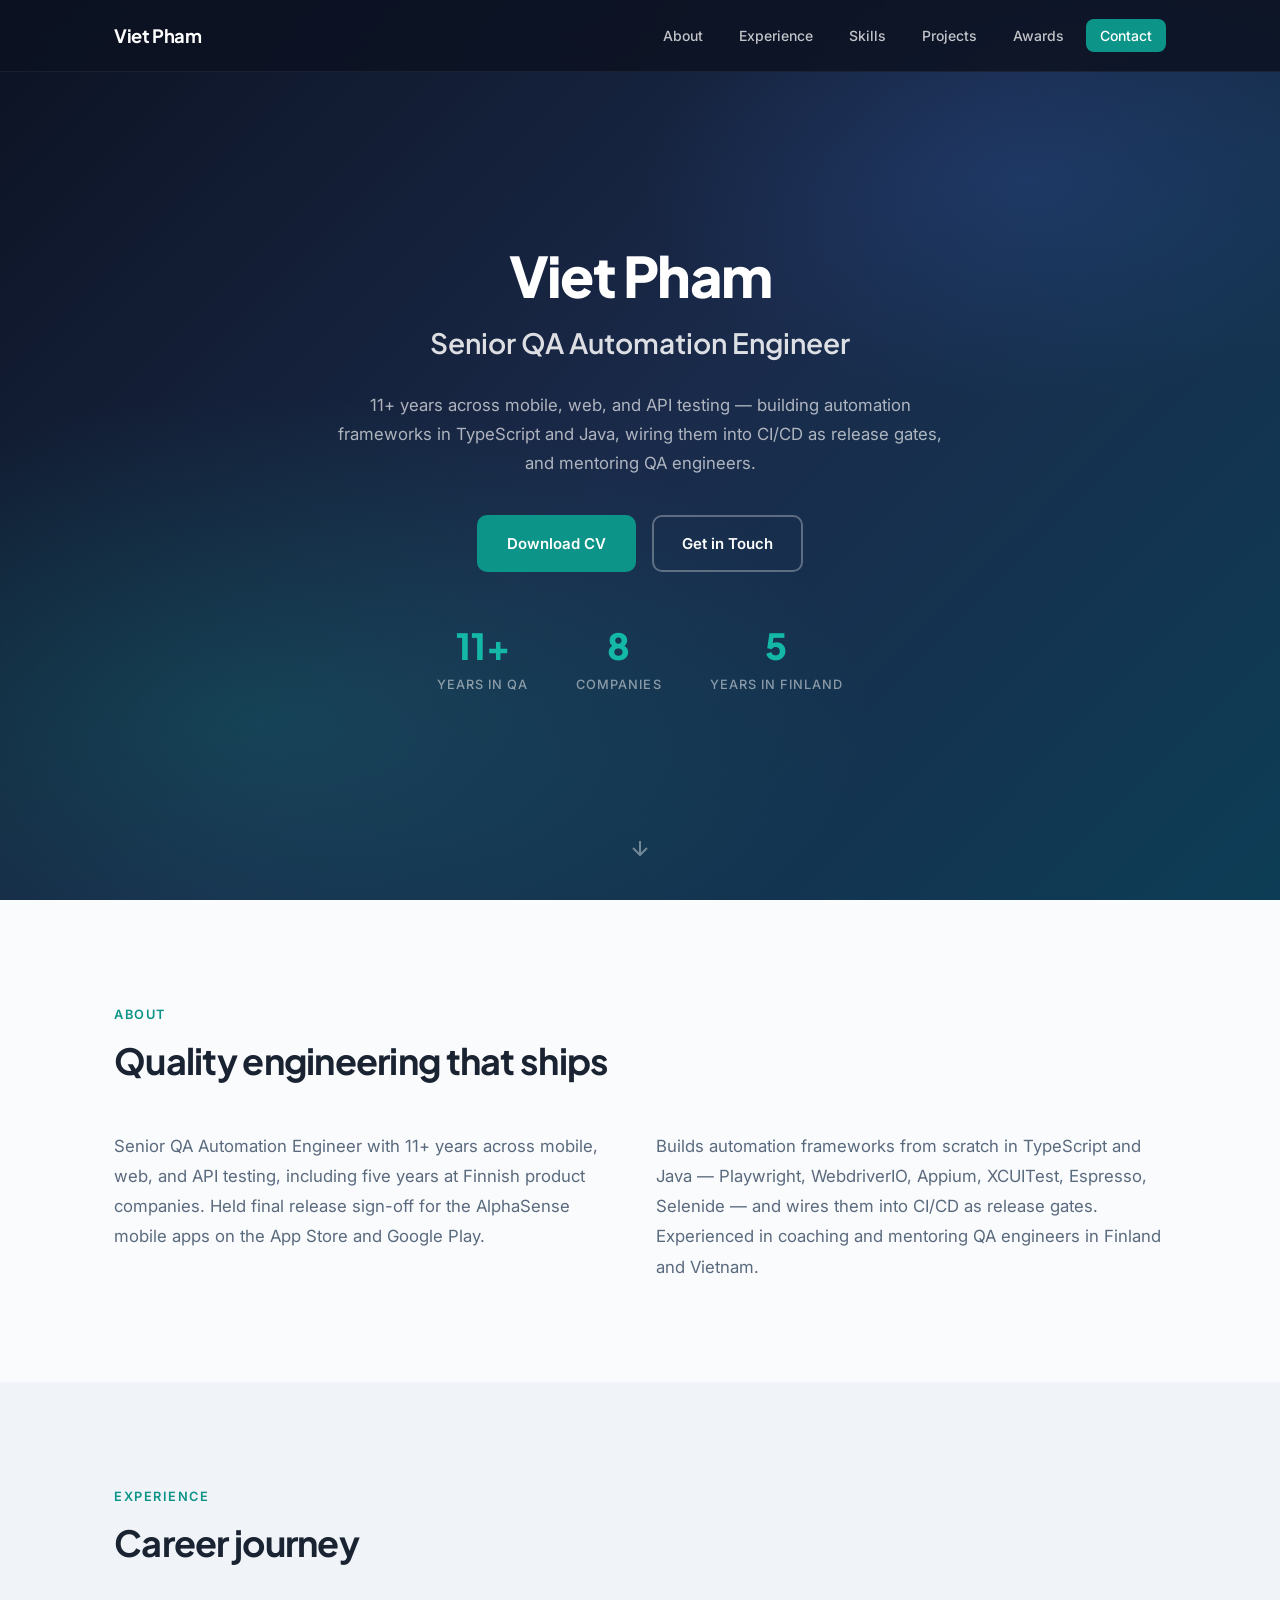
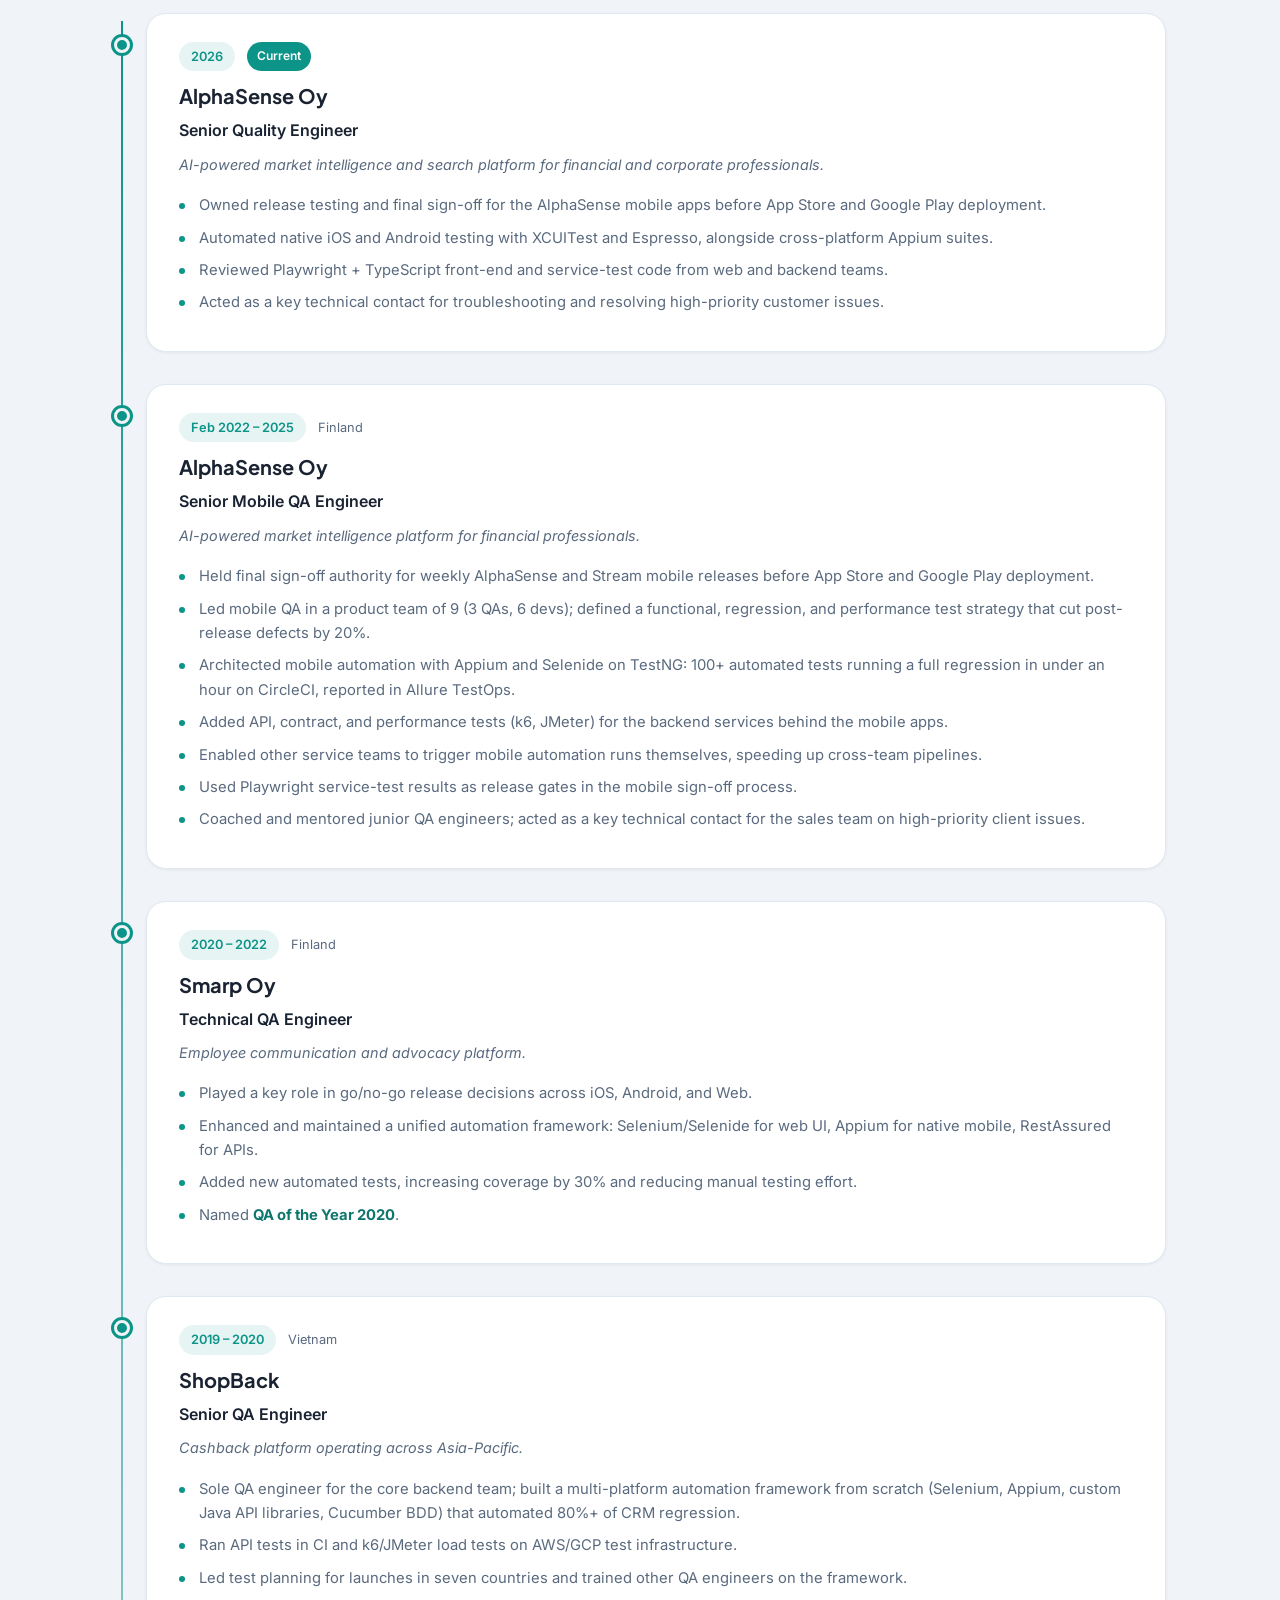
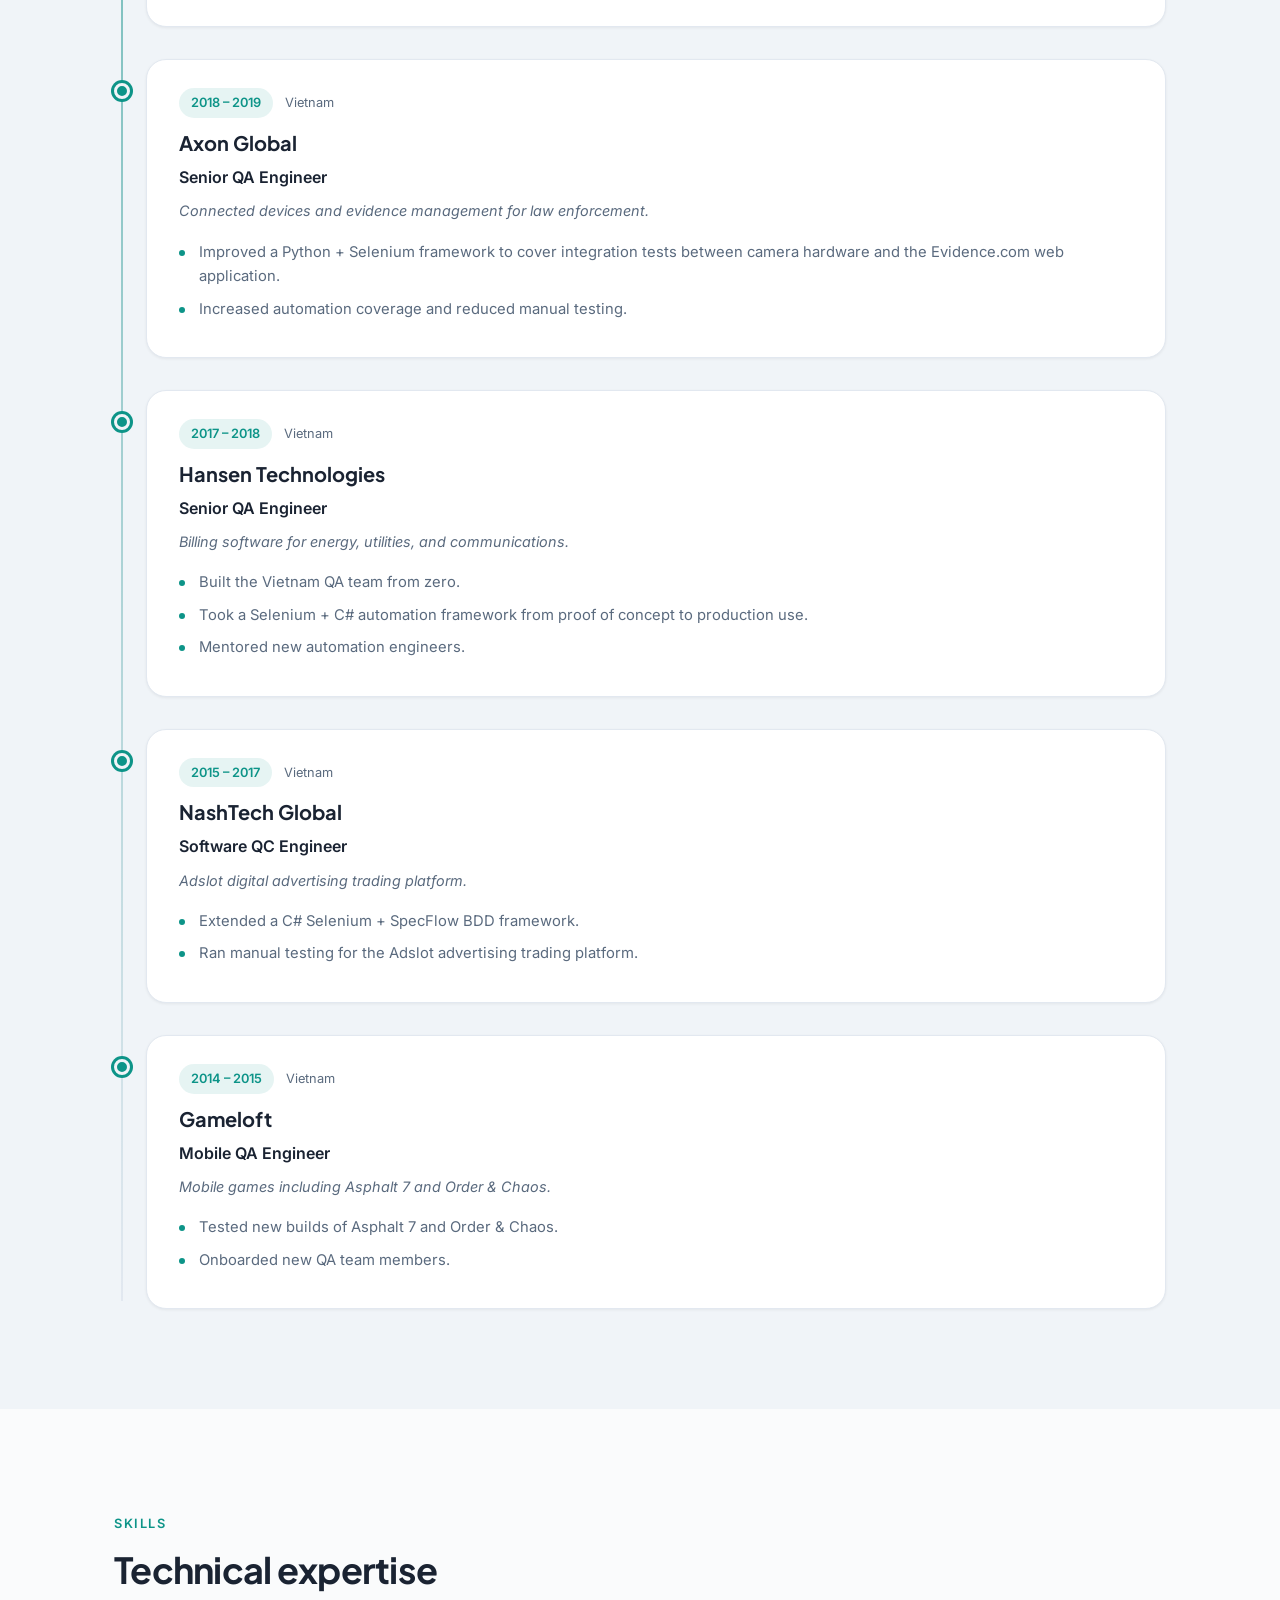
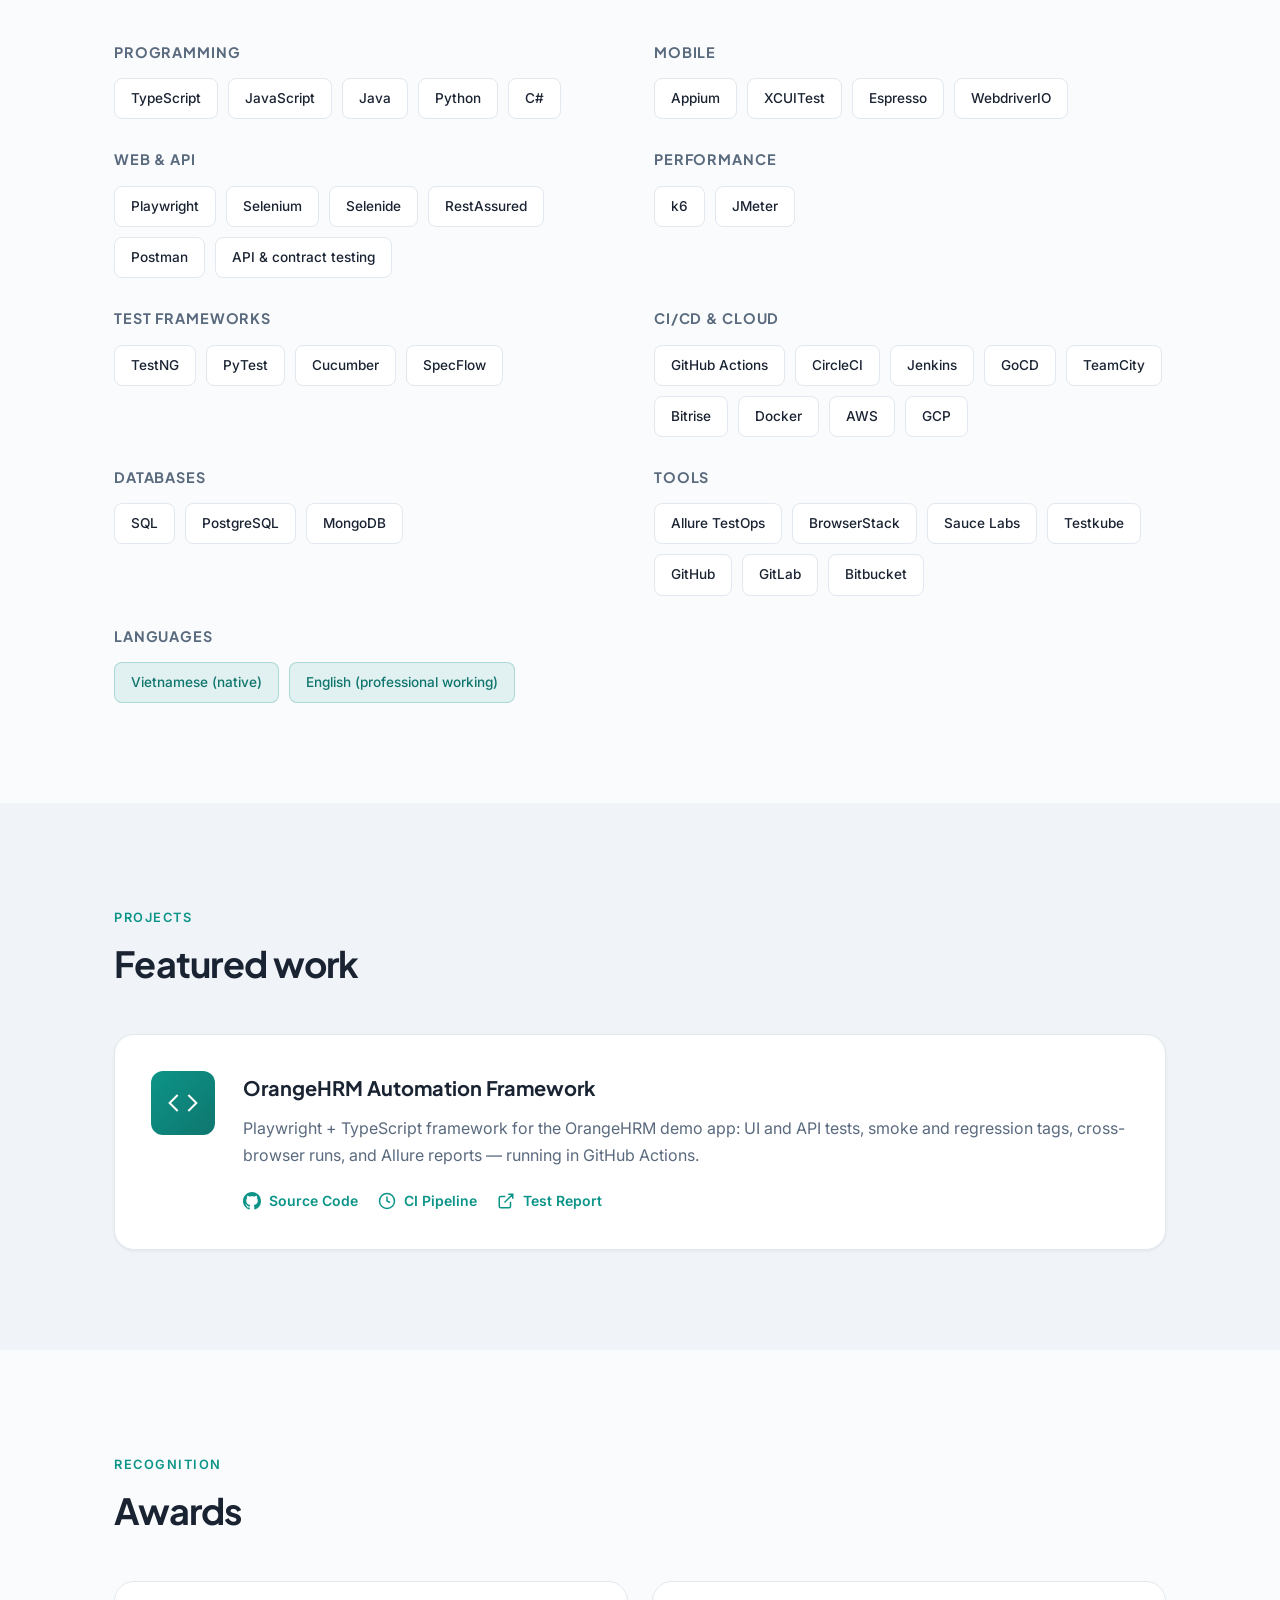
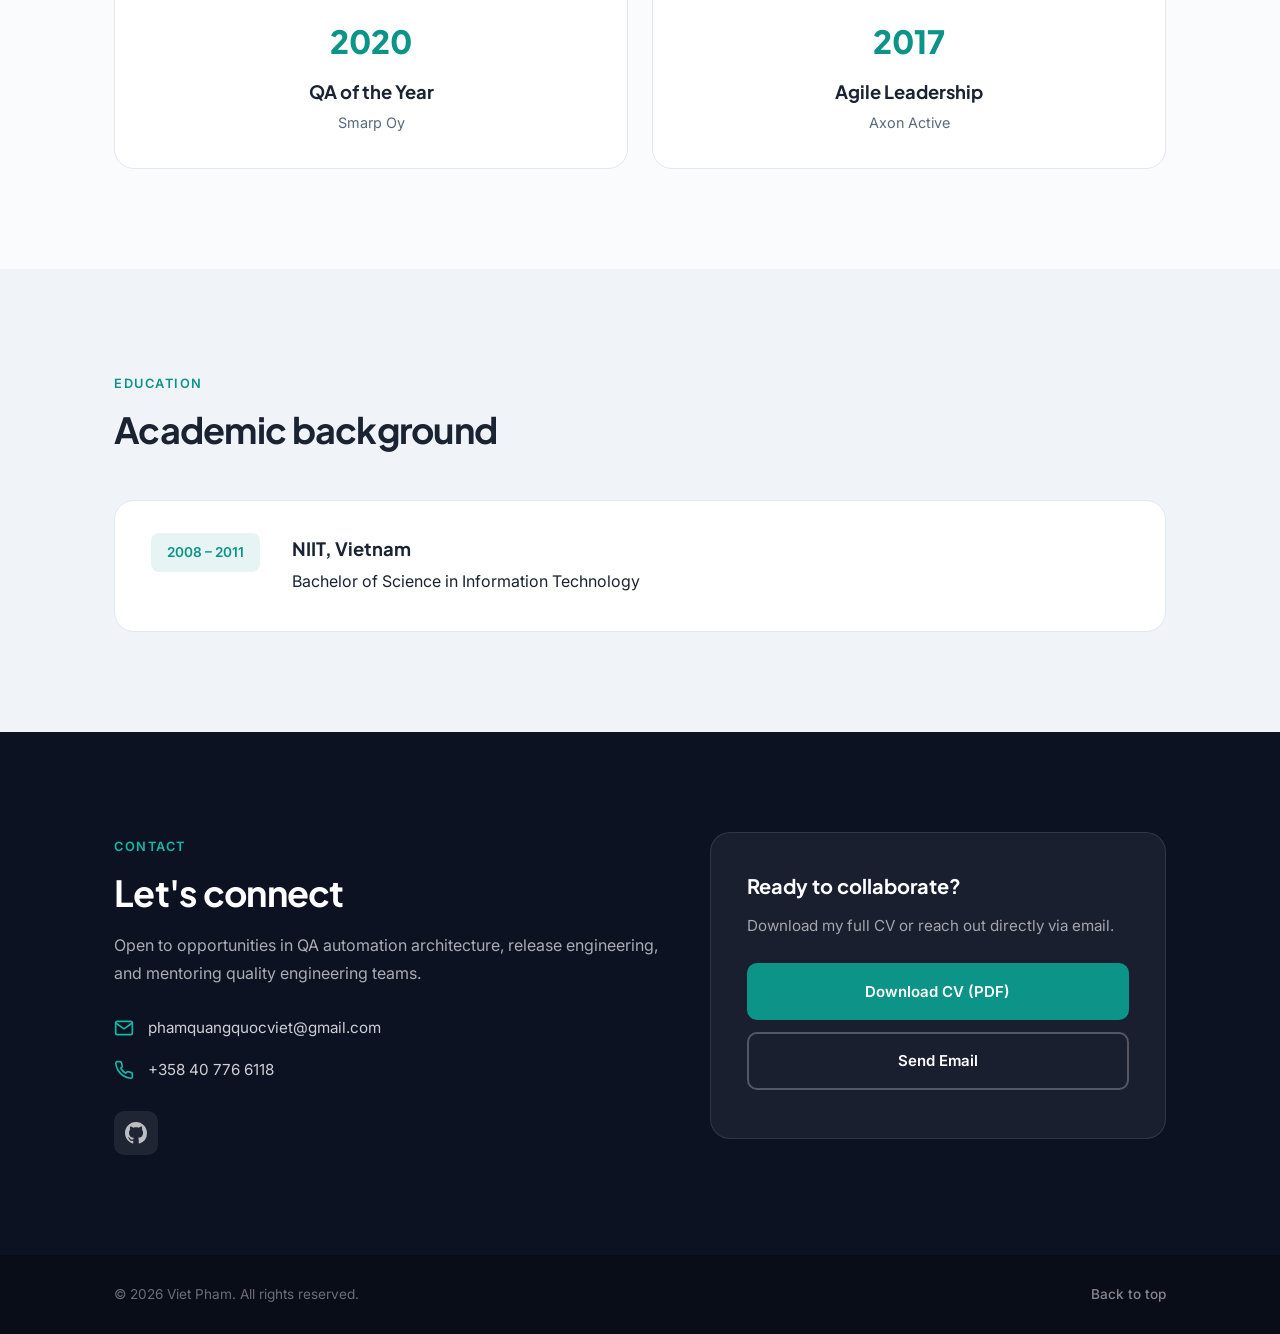
<file: index.html>
<!DOCTYPE html>
<html lang="en">
<head>
    <meta charset="utf-8">
    <meta name="viewport" content="width=device-width, initial-scale=1">
    <meta name="description" content="Viet Pham — Senior QA Automation Engineer with 11+ years across mobile, web, and API testing. Builds Playwright, Appium, and CI/CD release gates.">
    <title>Viet Pham | Senior QA Automation Engineer</title>
    <link rel="icon" href="assets/favicon.ico" type="image/x-icon">
    <link rel="preconnect" href="https://fonts.googleapis.com">
    <link rel="preconnect" href="https://fonts.gstatic.com" crossorigin>
    <link href="https://fonts.googleapis.com/css2?family=Inter:wght@400;500;600;700&family=Plus+Jakarta+Sans:wght@600;700;800&display=swap" rel="stylesheet">
    <link rel="stylesheet" href="css/style.css">
</head>
<body>
    <nav class="nav" id="nav">
        <div class="container nav__inner">
            <a href="#top" class="nav__brand">Viet Pham</a>
            <button class="nav__toggle" id="nav-toggle" aria-label="Toggle menu" aria-expanded="false">
                <span></span>
                <span></span>
                <span></span>
            </button>
            <ul class="nav__links" id="nav-links">
                <li><a href="#about">About</a></li>
                <li><a href="#experience">Experience</a></li>
                <li><a href="#skills">Skills</a></li>
                <li><a href="#projects">Projects</a></li>
                <li><a href="#awards">Awards</a></li>
                <li><a href="#contact" class="nav__cta">Contact</a></li>
            </ul>
        </div>
    </nav>

    <header class="hero" id="top">
        <div class="hero__bg"></div>
        <div class="container hero__content">
            <h1 class="hero__title">Viet Pham</h1>
            <p class="hero__subtitle">Senior QA Automation Engineer</p>
            <p class="hero__tagline">
                11+ years across mobile, web, and API testing — building automation frameworks
                in TypeScript and Java, wiring them into CI/CD as release gates, and mentoring QA engineers.
            </p>
            <div class="hero__actions">
                <a href="assets/Viet_Pham_CV.pdf" class="btn btn--primary" download>Download CV</a>
                <a href="#contact" class="btn btn--outline">Get in Touch</a>
            </div>
            <div class="hero__stats">
                <div class="stat">
                    <span class="stat__value">11+</span>
                    <span class="stat__label">Years in QA</span>
                </div>
                <div class="stat">
                    <span class="stat__value">8</span>
                    <span class="stat__label">Companies</span>
                </div>
                <div class="stat">
                    <span class="stat__value">5</span>
                    <span class="stat__label">Years in Finland</span>
                </div>
            </div>
        </div>
        <a href="#about" class="hero__scroll" aria-label="Scroll to about">
            <svg width="24" height="24" viewBox="0 0 24 24" fill="none" stroke="currentColor" stroke-width="2"><path d="M12 5v14M5 12l7 7 7-7"/></svg>
        </a>
    </header>

    <main>
        <section class="section" id="about">
            <div class="container">
                <div class="section__header">
                    <span class="section__label">About</span>
                    <h2 class="section__title">Quality engineering that ships</h2>
                </div>
                <div class="about__grid">
                    <p class="about__text">
                        Senior QA Automation Engineer with 11+ years across mobile, web, and API testing,
                        including five years at Finnish product companies. Held final release sign-off for
                        the AlphaSense mobile apps on the App Store and Google Play.
                    </p>
                    <p class="about__text">
                        Builds automation frameworks from scratch in TypeScript and Java — Playwright,
                        WebdriverIO, Appium, XCUITest, Espresso, Selenide — and wires them into CI/CD as
                        release gates. Experienced in coaching and mentoring QA engineers in Finland and Vietnam.
                    </p>
                </div>
            </div>
        </section>

        <section class="section section--alt" id="experience">
            <div class="container">
                <div class="section__header">
                    <span class="section__label">Experience</span>
                    <h2 class="section__title">Career journey</h2>
                </div>
                <div class="timeline">
                    <article class="timeline__item">
                        <div class="timeline__marker"></div>
                        <div class="timeline__card">
                            <div class="timeline__meta">
                                <span class="timeline__date">2026</span>
                                <span class="timeline__badge">Current</span>
                            </div>
                            <h3 class="timeline__company">AlphaSense Oy</h3>
                            <p class="timeline__role">Senior Quality Engineer</p>
                            <p class="timeline__desc">AI-powered market intelligence and search platform for financial and corporate professionals.</p>
                            <ul class="timeline__bullets">
                                <li>Owned release testing and final sign-off for the AlphaSense mobile apps before App Store and Google Play deployment.</li>
                                <li>Automated native iOS and Android testing with XCUITest and Espresso, alongside cross-platform Appium suites.</li>
                                <li>Reviewed Playwright + TypeScript front-end and service-test code from web and backend teams.</li>
                                <li>Acted as a key technical contact for troubleshooting and resolving high-priority customer issues.</li>
                            </ul>
                        </div>
                    </article>

                    <article class="timeline__item">
                        <div class="timeline__marker"></div>
                        <div class="timeline__card">
                            <div class="timeline__meta">
                                <span class="timeline__date">Feb 2022 – 2025</span>
                                <span class="timeline__location">Finland</span>
                            </div>
                            <h3 class="timeline__company">AlphaSense Oy</h3>
                            <p class="timeline__role">Senior Mobile QA Engineer</p>
                            <p class="timeline__desc">AI-powered market intelligence platform for financial professionals.</p>
                            <ul class="timeline__bullets">
                                <li>Held final sign-off authority for weekly AlphaSense and Stream mobile releases before App Store and Google Play deployment.</li>
                                <li>Led mobile QA in a product team of 9 (3 QAs, 6 devs); defined a functional, regression, and performance test strategy that cut post-release defects by 20%.</li>
                                <li>Architected mobile automation with Appium and Selenide on TestNG: 100+ automated tests running a full regression in under an hour on CircleCI, reported in Allure TestOps.</li>
                                <li>Added API, contract, and performance tests (k6, JMeter) for the backend services behind the mobile apps.</li>
                                <li>Enabled other service teams to trigger mobile automation runs themselves, speeding up cross-team pipelines.</li>
                                <li>Used Playwright service-test results as release gates in the mobile sign-off process.</li>
                                <li>Coached and mentored junior QA engineers; acted as a key technical contact for the sales team on high-priority client issues.</li>
                            </ul>
                        </div>
                    </article>

                    <article class="timeline__item">
                        <div class="timeline__marker"></div>
                        <div class="timeline__card">
                            <div class="timeline__meta">
                                <span class="timeline__date">2020 – 2022</span>
                                <span class="timeline__location">Finland</span>
                            </div>
                            <h3 class="timeline__company">Smarp Oy</h3>
                            <p class="timeline__role">Technical QA Engineer</p>
                            <p class="timeline__desc">Employee communication and advocacy platform.</p>
                            <ul class="timeline__bullets">
                                <li>Played a key role in go/no-go release decisions across iOS, Android, and Web.</li>
                                <li>Enhanced and maintained a unified automation framework: Selenium/Selenide for web UI, Appium for native mobile, RestAssured for APIs.</li>
                                <li>Added new automated tests, increasing coverage by 30% and reducing manual testing effort.</li>
                                <li>Named <strong>QA of the Year 2020</strong>.</li>
                            </ul>
                        </div>
                    </article>

                    <article class="timeline__item">
                        <div class="timeline__marker"></div>
                        <div class="timeline__card">
                            <div class="timeline__meta">
                                <span class="timeline__date">2019 – 2020</span>
                                <span class="timeline__location">Vietnam</span>
                            </div>
                            <h3 class="timeline__company">ShopBack</h3>
                            <p class="timeline__role">Senior QA Engineer</p>
                            <p class="timeline__desc">Cashback platform operating across Asia-Pacific.</p>
                            <ul class="timeline__bullets">
                                <li>Sole QA engineer for the core backend team; built a multi-platform automation framework from scratch (Selenium, Appium, custom Java API libraries, Cucumber BDD) that automated 80%+ of CRM regression.</li>
                                <li>Ran API tests in CI and k6/JMeter load tests on AWS/GCP test infrastructure.</li>
                                <li>Led test planning for launches in seven countries and trained other QA engineers on the framework.</li>
                            </ul>
                        </div>
                    </article>

                    <article class="timeline__item">
                        <div class="timeline__marker"></div>
                        <div class="timeline__card">
                            <div class="timeline__meta">
                                <span class="timeline__date">2018 – 2019</span>
                                <span class="timeline__location">Vietnam</span>
                            </div>
                            <h3 class="timeline__company">Axon Global</h3>
                            <p class="timeline__role">Senior QA Engineer</p>
                            <p class="timeline__desc">Connected devices and evidence management for law enforcement.</p>
                            <ul class="timeline__bullets">
                                <li>Improved a Python + Selenium framework to cover integration tests between camera hardware and the Evidence.com web application.</li>
                                <li>Increased automation coverage and reduced manual testing.</li>
                            </ul>
                        </div>
                    </article>

                    <article class="timeline__item">
                        <div class="timeline__marker"></div>
                        <div class="timeline__card">
                            <div class="timeline__meta">
                                <span class="timeline__date">2017 – 2018</span>
                                <span class="timeline__location">Vietnam</span>
                            </div>
                            <h3 class="timeline__company">Hansen Technologies</h3>
                            <p class="timeline__role">Senior QA Engineer</p>
                            <p class="timeline__desc">Billing software for energy, utilities, and communications.</p>
                            <ul class="timeline__bullets">
                                <li>Built the Vietnam QA team from zero.</li>
                                <li>Took a Selenium + C# automation framework from proof of concept to production use.</li>
                                <li>Mentored new automation engineers.</li>
                            </ul>
                        </div>
                    </article>

                    <article class="timeline__item">
                        <div class="timeline__marker"></div>
                        <div class="timeline__card">
                            <div class="timeline__meta">
                                <span class="timeline__date">2015 – 2017</span>
                                <span class="timeline__location">Vietnam</span>
                            </div>
                            <h3 class="timeline__company">NashTech Global</h3>
                            <p class="timeline__role">Software QC Engineer</p>
                            <p class="timeline__desc">Adslot digital advertising trading platform.</p>
                            <ul class="timeline__bullets">
                                <li>Extended a C# Selenium + SpecFlow BDD framework.</li>
                                <li>Ran manual testing for the Adslot advertising trading platform.</li>
                            </ul>
                        </div>
                    </article>

                    <article class="timeline__item">
                        <div class="timeline__marker"></div>
                        <div class="timeline__card">
                            <div class="timeline__meta">
                                <span class="timeline__date">2014 – 2015</span>
                                <span class="timeline__location">Vietnam</span>
                            </div>
                            <h3 class="timeline__company">Gameloft</h3>
                            <p class="timeline__role">Mobile QA Engineer</p>
                            <p class="timeline__desc">Mobile games including Asphalt 7 and Order &amp; Chaos.</p>
                            <ul class="timeline__bullets">
                                <li>Tested new builds of Asphalt 7 and Order &amp; Chaos.</li>
                                <li>Onboarded new QA team members.</li>
                            </ul>
                        </div>
                    </article>
                </div>
            </div>
        </section>

        <section class="section" id="skills">
            <div class="container">
                <div class="section__header">
                    <span class="section__label">Skills</span>
                    <h2 class="section__title">Technical expertise</h2>
                </div>
                <div class="skills__grid">
                    <div class="skills__group">
                        <h3 class="skills__heading">Programming</h3>
                        <div class="skills__tags">
                            <span class="tag">TypeScript</span>
                            <span class="tag">JavaScript</span>
                            <span class="tag">Java</span>
                            <span class="tag">Python</span>
                            <span class="tag">C#</span>
                        </div>
                    </div>
                    <div class="skills__group">
                        <h3 class="skills__heading">Mobile</h3>
                        <div class="skills__tags">
                            <span class="tag">Appium</span>
                            <span class="tag">XCUITest</span>
                            <span class="tag">Espresso</span>
                            <span class="tag">WebdriverIO</span>
                        </div>
                    </div>
                    <div class="skills__group">
                        <h3 class="skills__heading">Web &amp; API</h3>
                        <div class="skills__tags">
                            <span class="tag">Playwright</span>
                            <span class="tag">Selenium</span>
                            <span class="tag">Selenide</span>
                            <span class="tag">RestAssured</span>
                            <span class="tag">Postman</span>
                            <span class="tag">API &amp; contract testing</span>
                        </div>
                    </div>
                    <div class="skills__group">
                        <h3 class="skills__heading">Performance</h3>
                        <div class="skills__tags">
                            <span class="tag">k6</span>
                            <span class="tag">JMeter</span>
                        </div>
                    </div>
                    <div class="skills__group">
                        <h3 class="skills__heading">Test Frameworks</h3>
                        <div class="skills__tags">
                            <span class="tag">TestNG</span>
                            <span class="tag">PyTest</span>
                            <span class="tag">Cucumber</span>
                            <span class="tag">SpecFlow</span>
                        </div>
                    </div>
                    <div class="skills__group">
                        <h3 class="skills__heading">CI/CD &amp; Cloud</h3>
                        <div class="skills__tags">
                            <span class="tag">GitHub Actions</span>
                            <span class="tag">CircleCI</span>
                            <span class="tag">Jenkins</span>
                            <span class="tag">GoCD</span>
                            <span class="tag">TeamCity</span>
                            <span class="tag">Bitrise</span>
                            <span class="tag">Docker</span>
                            <span class="tag">AWS</span>
                            <span class="tag">GCP</span>
                        </div>
                    </div>
                    <div class="skills__group">
                        <h3 class="skills__heading">Databases</h3>
                        <div class="skills__tags">
                            <span class="tag">SQL</span>
                            <span class="tag">PostgreSQL</span>
                            <span class="tag">MongoDB</span>
                        </div>
                    </div>
                    <div class="skills__group">
                        <h3 class="skills__heading">Tools</h3>
                        <div class="skills__tags">
                            <span class="tag">Allure TestOps</span>
                            <span class="tag">BrowserStack</span>
                            <span class="tag">Sauce Labs</span>
                            <span class="tag">Testkube</span>
                            <span class="tag">GitHub</span>
                            <span class="tag">GitLab</span>
                            <span class="tag">Bitbucket</span>
                        </div>
                    </div>
                    <div class="skills__group skills__group--wide">
                        <h3 class="skills__heading">Languages</h3>
                        <div class="skills__tags">
                            <span class="tag tag--accent">Vietnamese (native)</span>
                            <span class="tag tag--accent">English (professional working)</span>
                        </div>
                    </div>
                </div>
            </div>
        </section>

        <section class="section section--alt" id="projects">
            <div class="container">
                <div class="section__header">
                    <span class="section__label">Projects</span>
                    <h2 class="section__title">Featured work</h2>
                </div>
                <article class="project-card">
                    <div class="project-card__icon">
                        <svg width="32" height="32" viewBox="0 0 24 24" fill="none" stroke="currentColor" stroke-width="1.5"><path d="M16 18l6-6-6-6M8 6l-6 6 6 6"/></svg>
                    </div>
                    <div class="project-card__body">
                        <h3 class="project-card__title">OrangeHRM Automation Framework</h3>
                        <p class="project-card__desc">
                            Playwright + TypeScript framework for the OrangeHRM demo app: UI and API tests,
                            smoke and regression tags, cross-browser runs, and Allure reports — running in GitHub Actions.
                        </p>
                        <div class="project-card__links">
                            <a href="https://github.com/vietphamqq/orange-automation-test" target="_blank" rel="noopener noreferrer" class="project-card__link">
                                <svg width="18" height="18" viewBox="0 0 24 24" fill="currentColor"><path d="M12 0C5.37 0 0 5.37 0 12c0 5.31 3.435 9.795 8.205 11.385.6.105.825-.255.825-.57 0-.285-.015-1.23-.015-2.235-3.015.555-3.795-.735-4.035-1.41-.135-.345-.72-1.41-1.23-1.695-.42-.225-1.02-.78-.015-.795.945-.015 1.62.87 1.845 1.23 1.08 1.815 2.805 1.305 3.495.99.105-.78.42-1.305.765-1.605-2.67-.3-5.46-1.335-5.46-5.925 0-1.305.465-2.385 1.23-3.225-.12-.3-.54-1.53.12-3.18 0 0 1.005-.315 3.3 1.23.96-.27 1.98-.405 3-.405s2.04.135 3 .405c2.295-1.56 3.3-1.23 3.3-1.23.66 1.65.24 2.88.12 3.18.765.84 1.23 1.905 1.23 3.225 0 4.605-2.805 5.625-5.475 5.925.435.375.81 1.095.81 2.22 0 1.605-.015 2.895-.015 3.3 0 .315.225.69.825.57A12.02 12.02 0 0024 12c0-6.63-5.37-12-12-12z"/></svg>
                                Source Code
                            </a>
                            <a href="https://github.com/vietphamqq/orange-automation-test/actions" target="_blank" rel="noopener noreferrer" class="project-card__link">
                                <svg width="18" height="18" viewBox="0 0 24 24" fill="none" stroke="currentColor" stroke-width="2"><circle cx="12" cy="12" r="10"/><path d="M12 6v6l4 2"/></svg>
                                CI Pipeline
                            </a>
                            <a href="https://vietphamqq.github.io/orange-automation-test/" target="_blank" rel="noopener noreferrer" class="project-card__link">
                                <svg width="18" height="18" viewBox="0 0 24 24" fill="none" stroke="currentColor" stroke-width="2"><path d="M18 13v6a2 2 0 01-2 2H5a2 2 0 01-2-2V8a2 2 0 012-2h6M15 3h6v6M10 14L21 3"/></svg>
                                Test Report
                            </a>
                        </div>
                    </div>
                </article>
            </div>
        </section>

        <section class="section" id="awards">
            <div class="container">
                <div class="section__header">
                    <span class="section__label">Recognition</span>
                    <h2 class="section__title">Awards</h2>
                </div>
                <div class="awards__grid">
                    <div class="award-card">
                        <div class="award-card__year">2020</div>
                        <h3 class="award-card__title">QA of the Year</h3>
                        <p class="award-card__org">Smarp Oy</p>
                    </div>
                    <div class="award-card">
                        <div class="award-card__year">2017</div>
                        <h3 class="award-card__title">Agile Leadership</h3>
                        <p class="award-card__org">Axon Active</p>
                    </div>
                </div>
            </div>
        </section>

        <section class="section section--alt" id="education">
            <div class="container">
                <div class="section__header">
                    <span class="section__label">Education</span>
                    <h2 class="section__title">Academic background</h2>
                </div>
                <div class="education-card">
                    <div class="education-card__date">2008 – 2011</div>
                    <div>
                        <h3 class="education-card__school">NIIT, Vietnam</h3>
                        <p class="education-card__degree">Bachelor of Science in Information Technology</p>
                    </div>
                </div>
            </div>
        </section>

        <section class="section section--contact" id="contact">
            <div class="container">
                <div class="contact__grid">
                    <div class="contact__info">
                        <span class="section__label">Contact</span>
                        <h2 class="section__title">Let's connect</h2>
                        <p class="contact__text">
                            Open to opportunities in QA automation architecture, release engineering,
                            and mentoring quality engineering teams.
                        </p>
                        <ul class="contact__details">
                            <li>
                                <svg width="20" height="20" viewBox="0 0 24 24" fill="none" stroke="currentColor" stroke-width="2"><path d="M4 4h16c1.1 0 2 .9 2 2v12c0 1.1-.9 2-2 2H4c-1.1 0-2-.9-2-2V6c0-1.1.9-2 2-2z"/><path d="M22 6l-10 7L2 6"/></svg>
                                <a href="mailto:phamquangquocviet@gmail.com">phamquangquocviet@gmail.com</a>
                            </li>
                            <li>
                                <svg width="20" height="20" viewBox="0 0 24 24" fill="none" stroke="currentColor" stroke-width="2"><path d="M22 16.92v3a2 2 0 01-2.18 2 19.79 19.79 0 01-8.63-3.07 19.5 19.5 0 01-6-6 19.79 19.79 0 01-3.07-8.67A2 2 0 014.11 2h3a2 2 0 012 1.72c.127.96.361 1.903.7 2.81a2 2 0 01-.45 2.11L8.09 9.91a16 16 0 006 6l1.27-1.27a2 2 0 012.11-.45c.907.339 1.85.573 2.81.7A2 2 0 0122 16.92z"/></svg>
                                <a href="tel:+358407766118">+358 40 776 6118</a>
                            </li>
                        </ul>
                        <div class="contact__social">
                            <a href="https://github.com/vietphamqq" target="_blank" rel="noopener noreferrer" aria-label="GitHub">
                                <svg width="22" height="22" viewBox="0 0 24 24" fill="currentColor"><path d="M12 0C5.37 0 0 5.37 0 12c0 5.31 3.435 9.795 8.205 11.385.6.105.825-.255.825-.57 0-.285-.015-1.23-.015-2.235-3.015.555-3.795-.735-4.035-1.41-.135-.345-.72-1.41-1.23-1.695-.42-.225-1.02-.78-.015-.795.945-.015 1.62.87 1.845 1.23 1.08 1.815 2.805 1.305 3.495.99.105-.78.42-1.305.765-1.605-2.67-.3-5.46-1.335-5.46-5.925 0-1.305.465-2.385 1.23-3.225-.12-.3-.54-1.53.12-3.18 0 0 1.005-.315 3.3 1.23.96-.27 1.98-.405 3-.405s2.04.135 3 .405c2.295-1.56 3.3-1.23 3.3-1.23.66 1.65.24 2.88.12 3.18.765.84 1.23 1.905 1.23 3.225 0 4.605-2.805 5.625-5.475 5.925.435.375.81 1.095.81 2.22 0 1.605-.015 2.895-.015 3.3 0 .315.225.69.825.57A12.02 12.02 0 0024 12c0-6.63-5.37-12-12-12z"/></svg>
                            </a>
                        </div>
                    </div>
                    <div class="contact__cta-card">
                        <h3>Ready to collaborate?</h3>
                        <p>Download my full CV or reach out directly via email.</p>
                        <a href="assets/Viet_Pham_CV.pdf" class="btn btn--primary btn--block" download>Download CV (PDF)</a>
                        <a href="mailto:phamquangquocviet@gmail.com" class="btn btn--outline btn--block">Send Email</a>
                    </div>
                </div>
            </div>
        </section>
    </main>

    <footer class="footer">
        <div class="container footer__inner">
            <p>&copy; 2026 Viet Pham. All rights reserved.</p>
            <a href="#top" class="footer__top">Back to top</a>
        </div>
    </footer>

    <script src="js/main.js"></script>
</body>
</html>
</file>
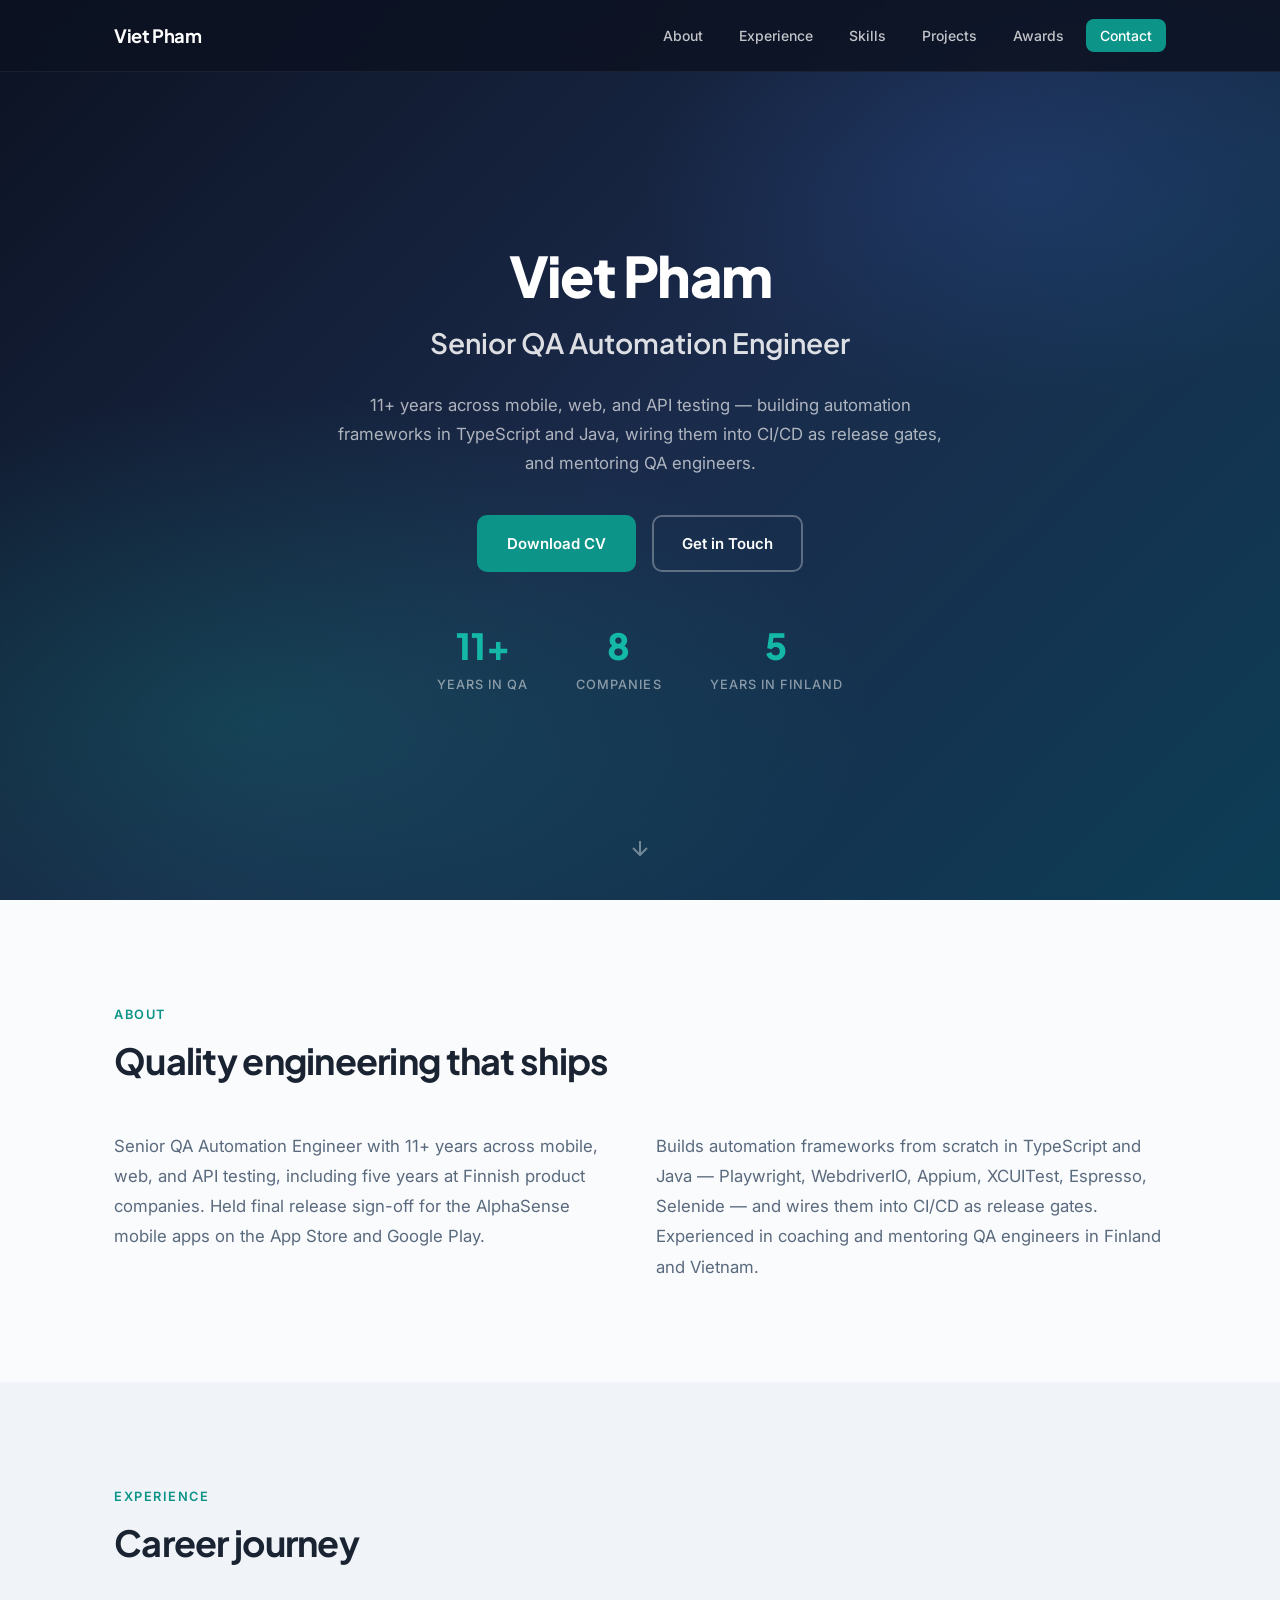
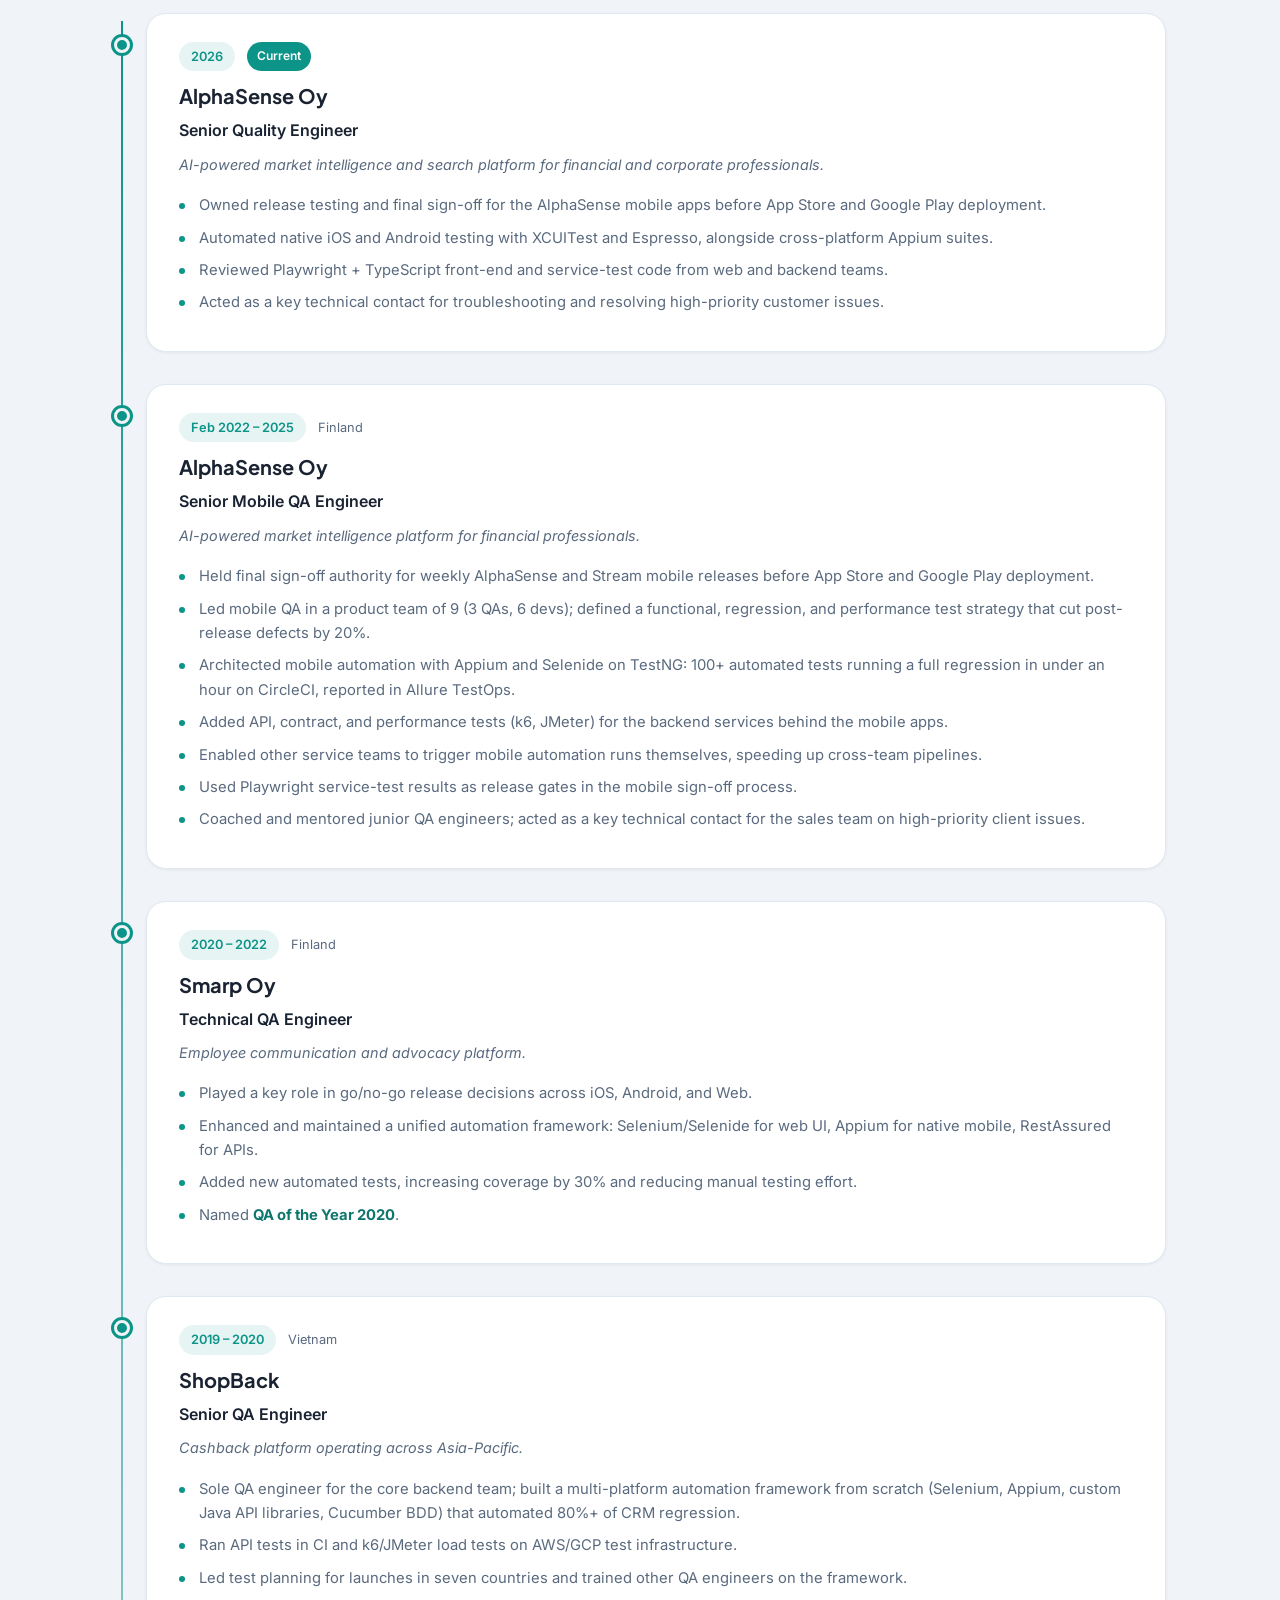
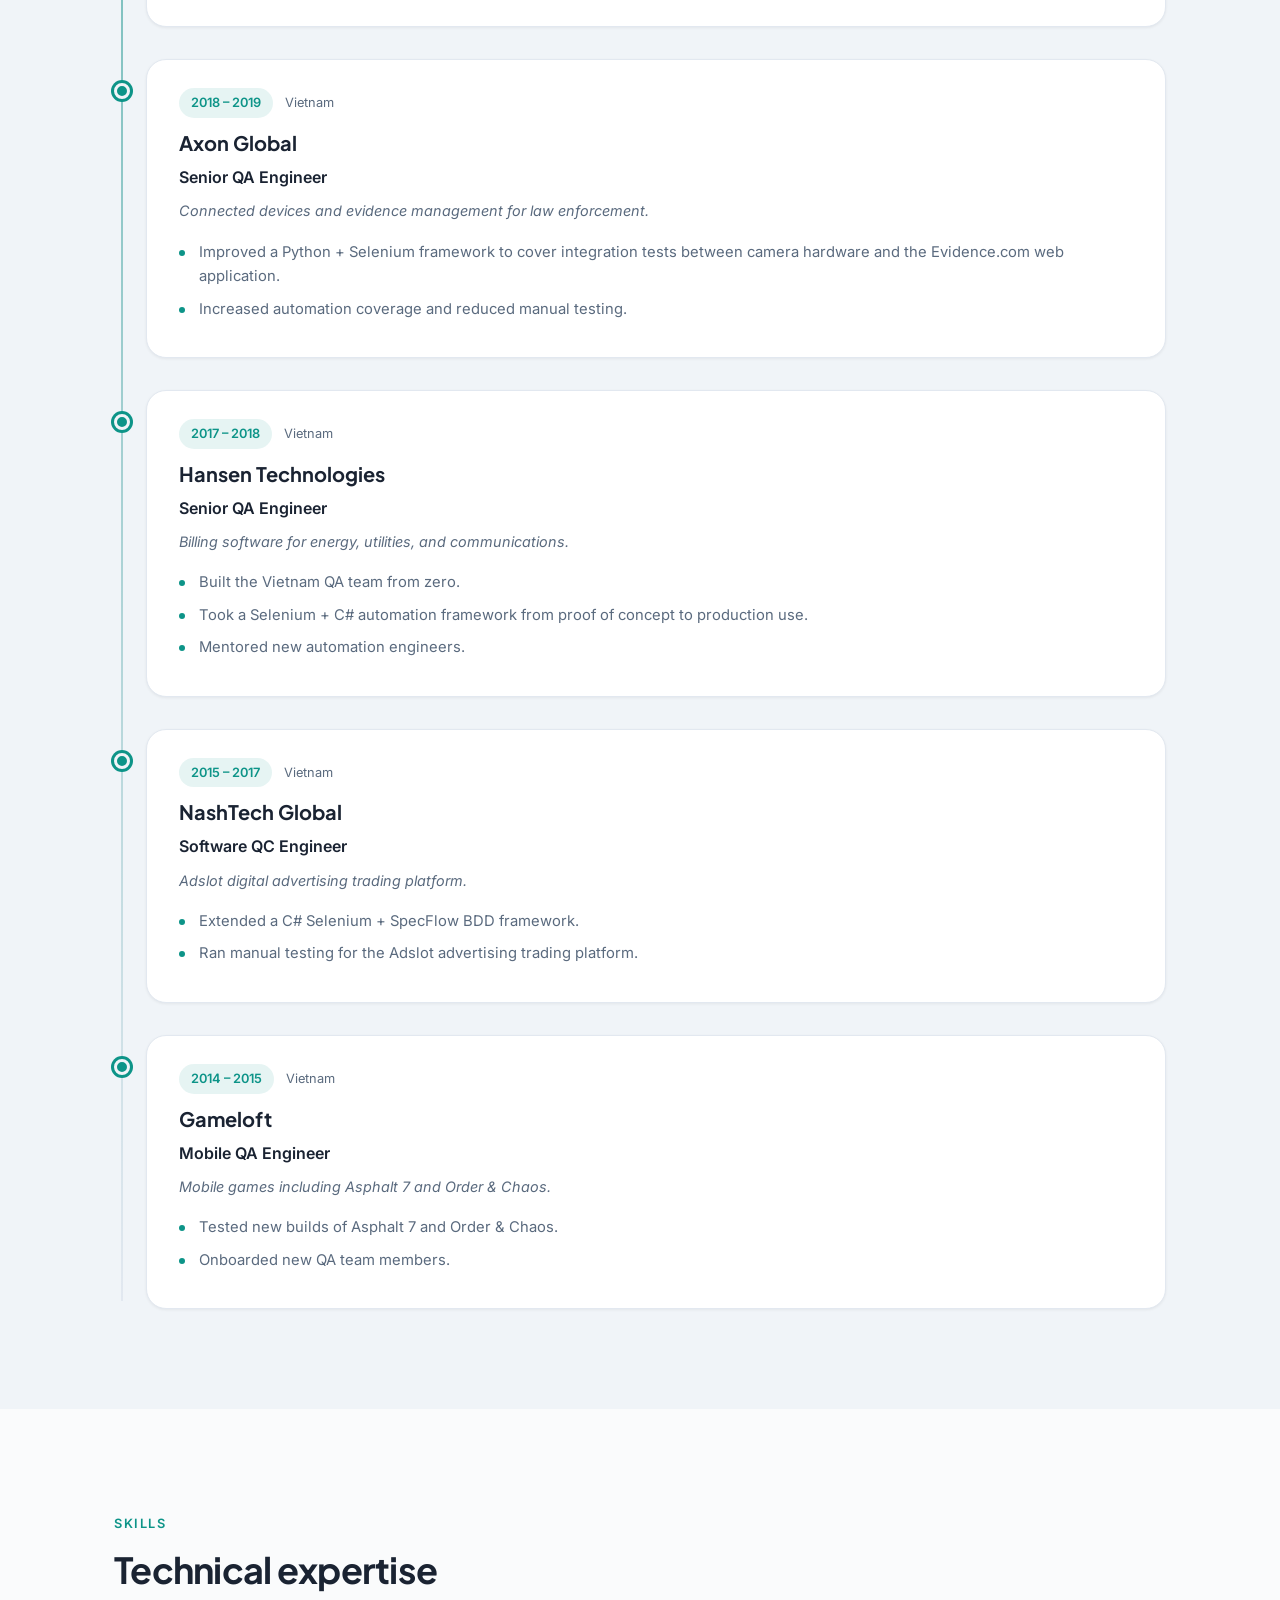
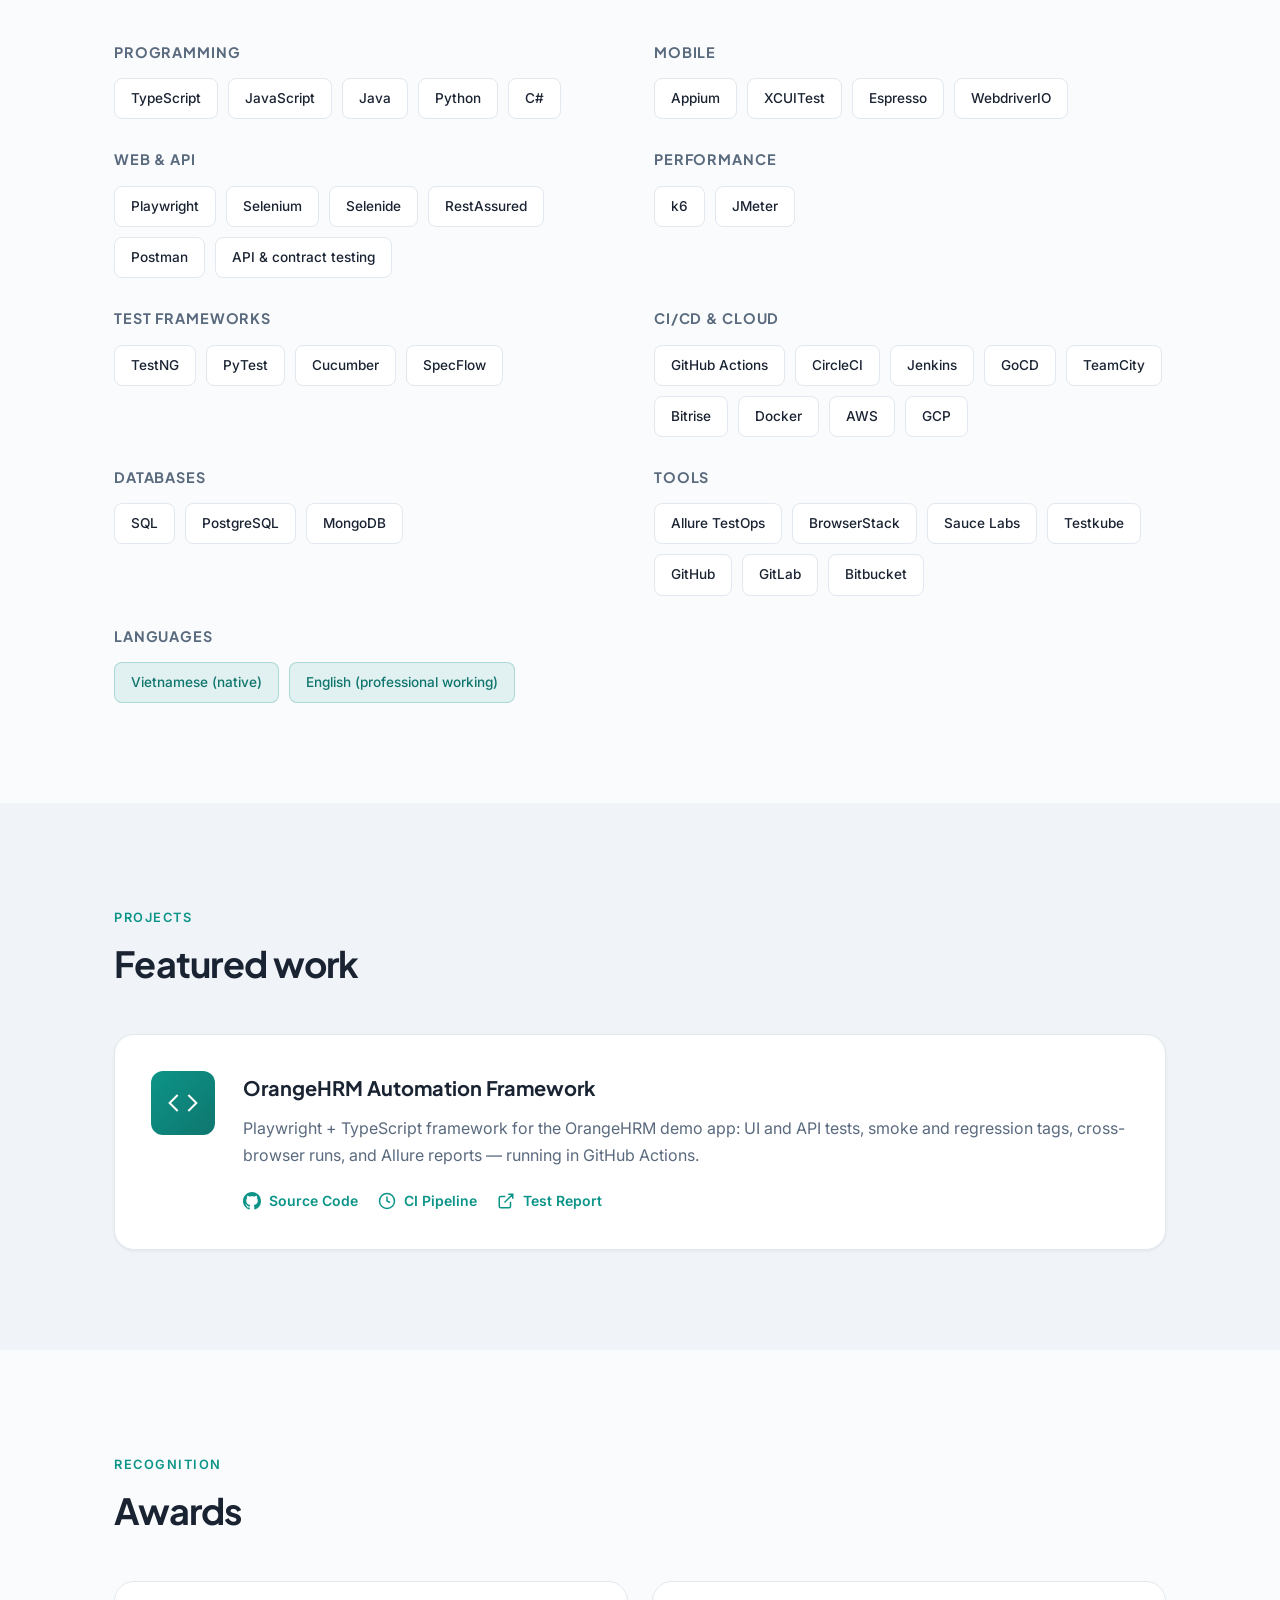
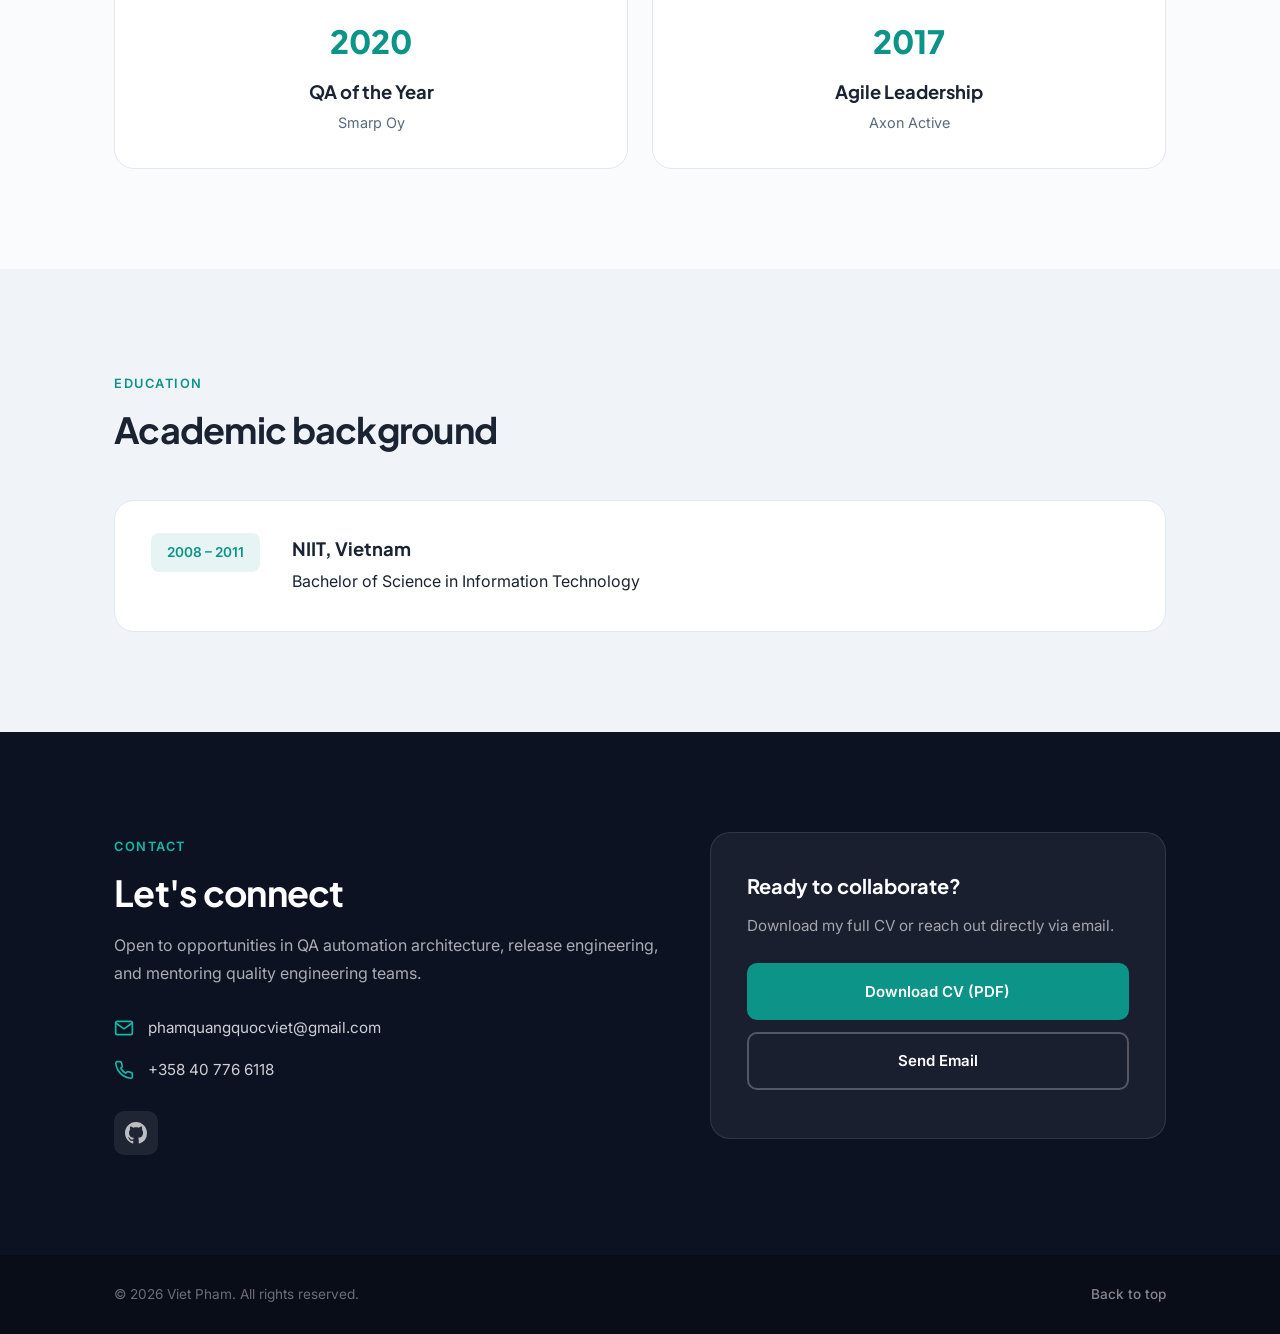
<file: portfolio/index.html>
<!DOCTYPE html>
<html lang="en">
<head>
    <meta charset="utf-8">
    <meta http-equiv="refresh" content="0; url=/">
    <link rel="canonical" href="/">
    <title>Redirecting…</title>
    <script>window.location.replace('/');</script>
</head>
<body>
    <p>Redirecting to <a href="/">Viet Pham's portfolio</a>…</p>
</body>
</html>
</file>
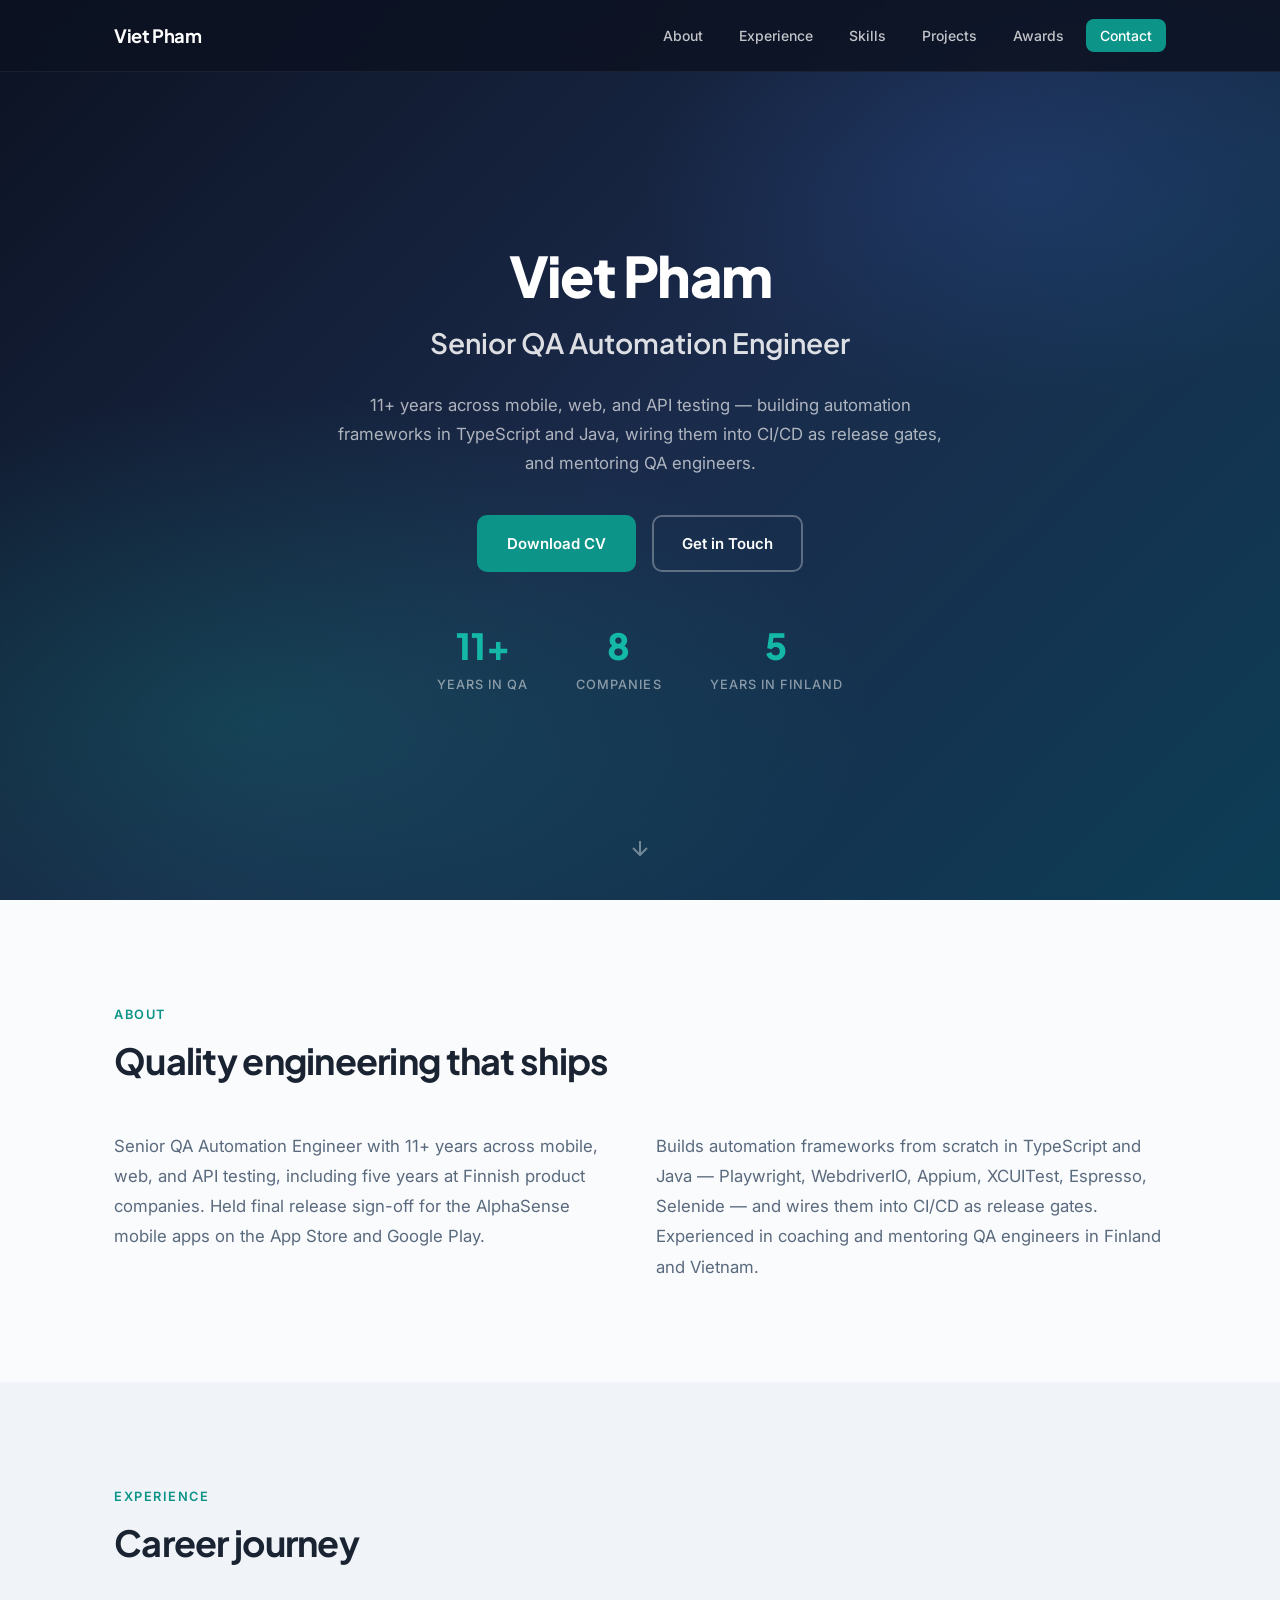
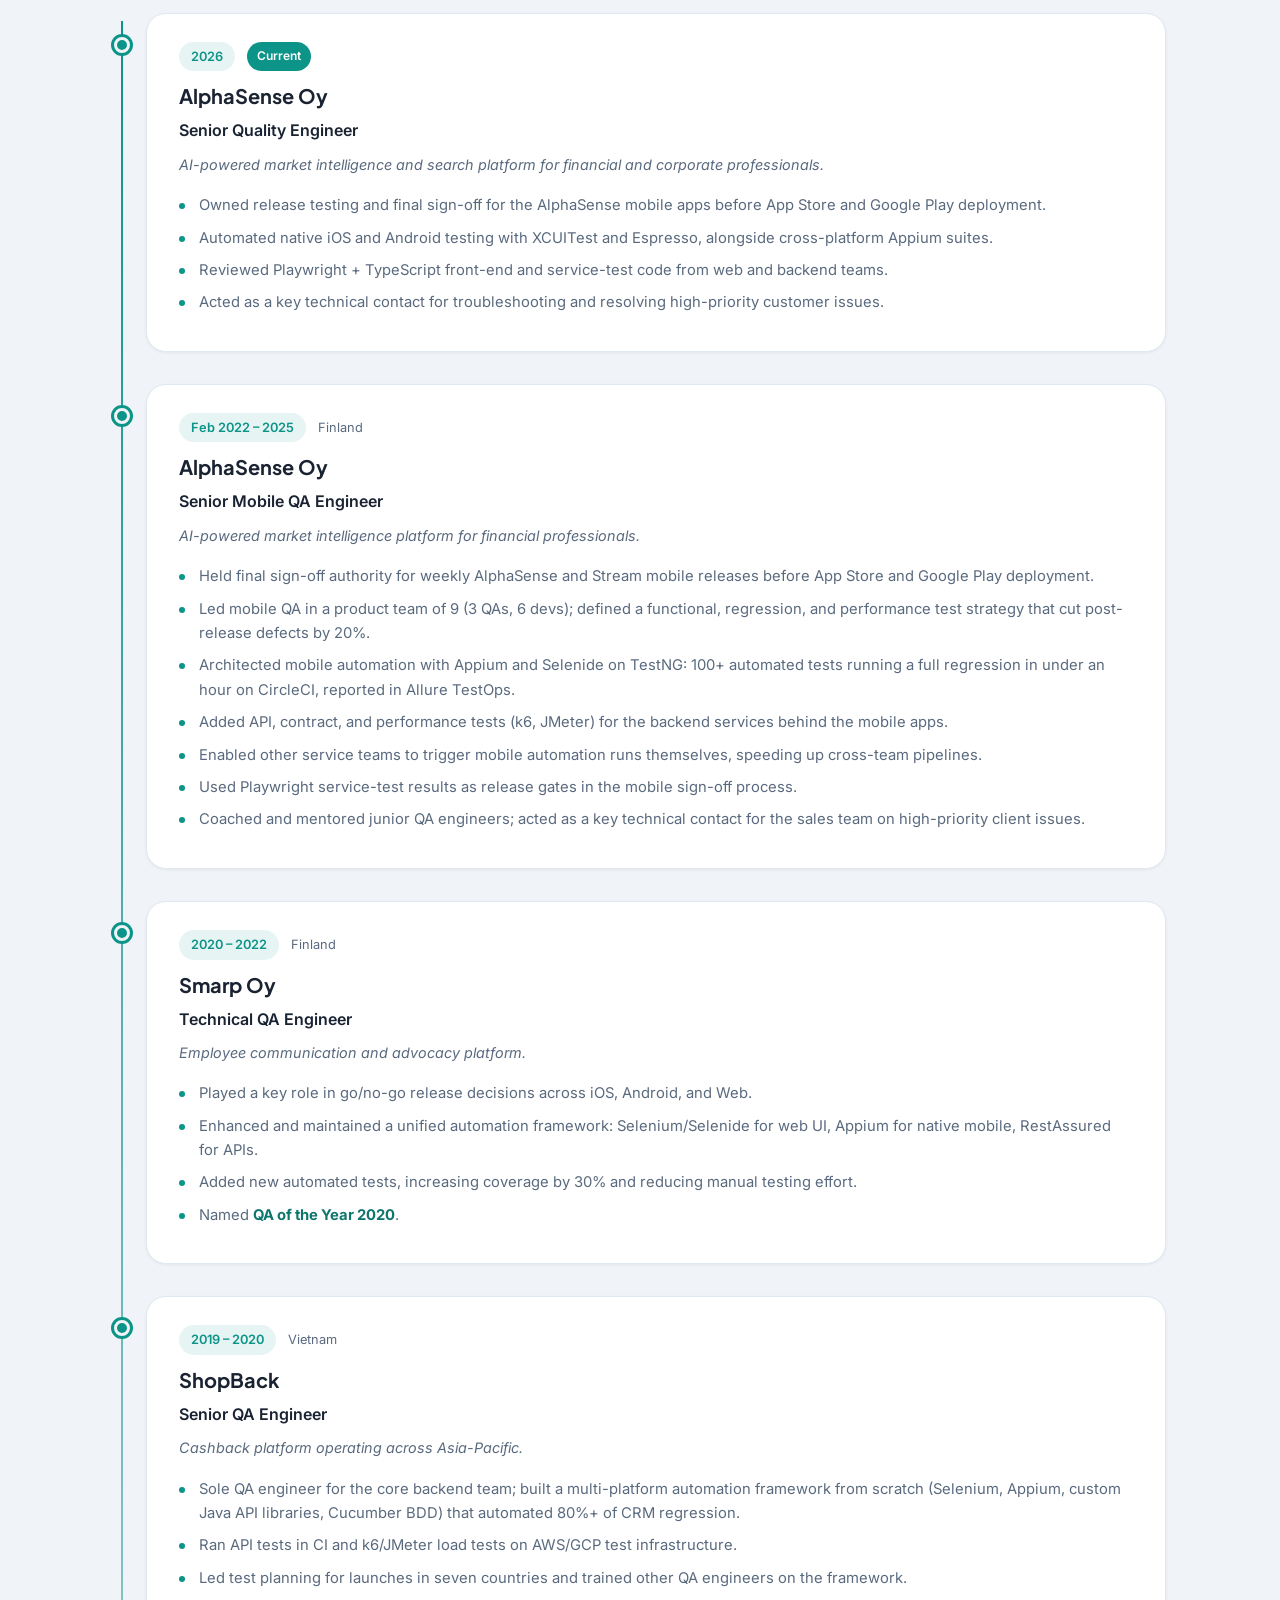
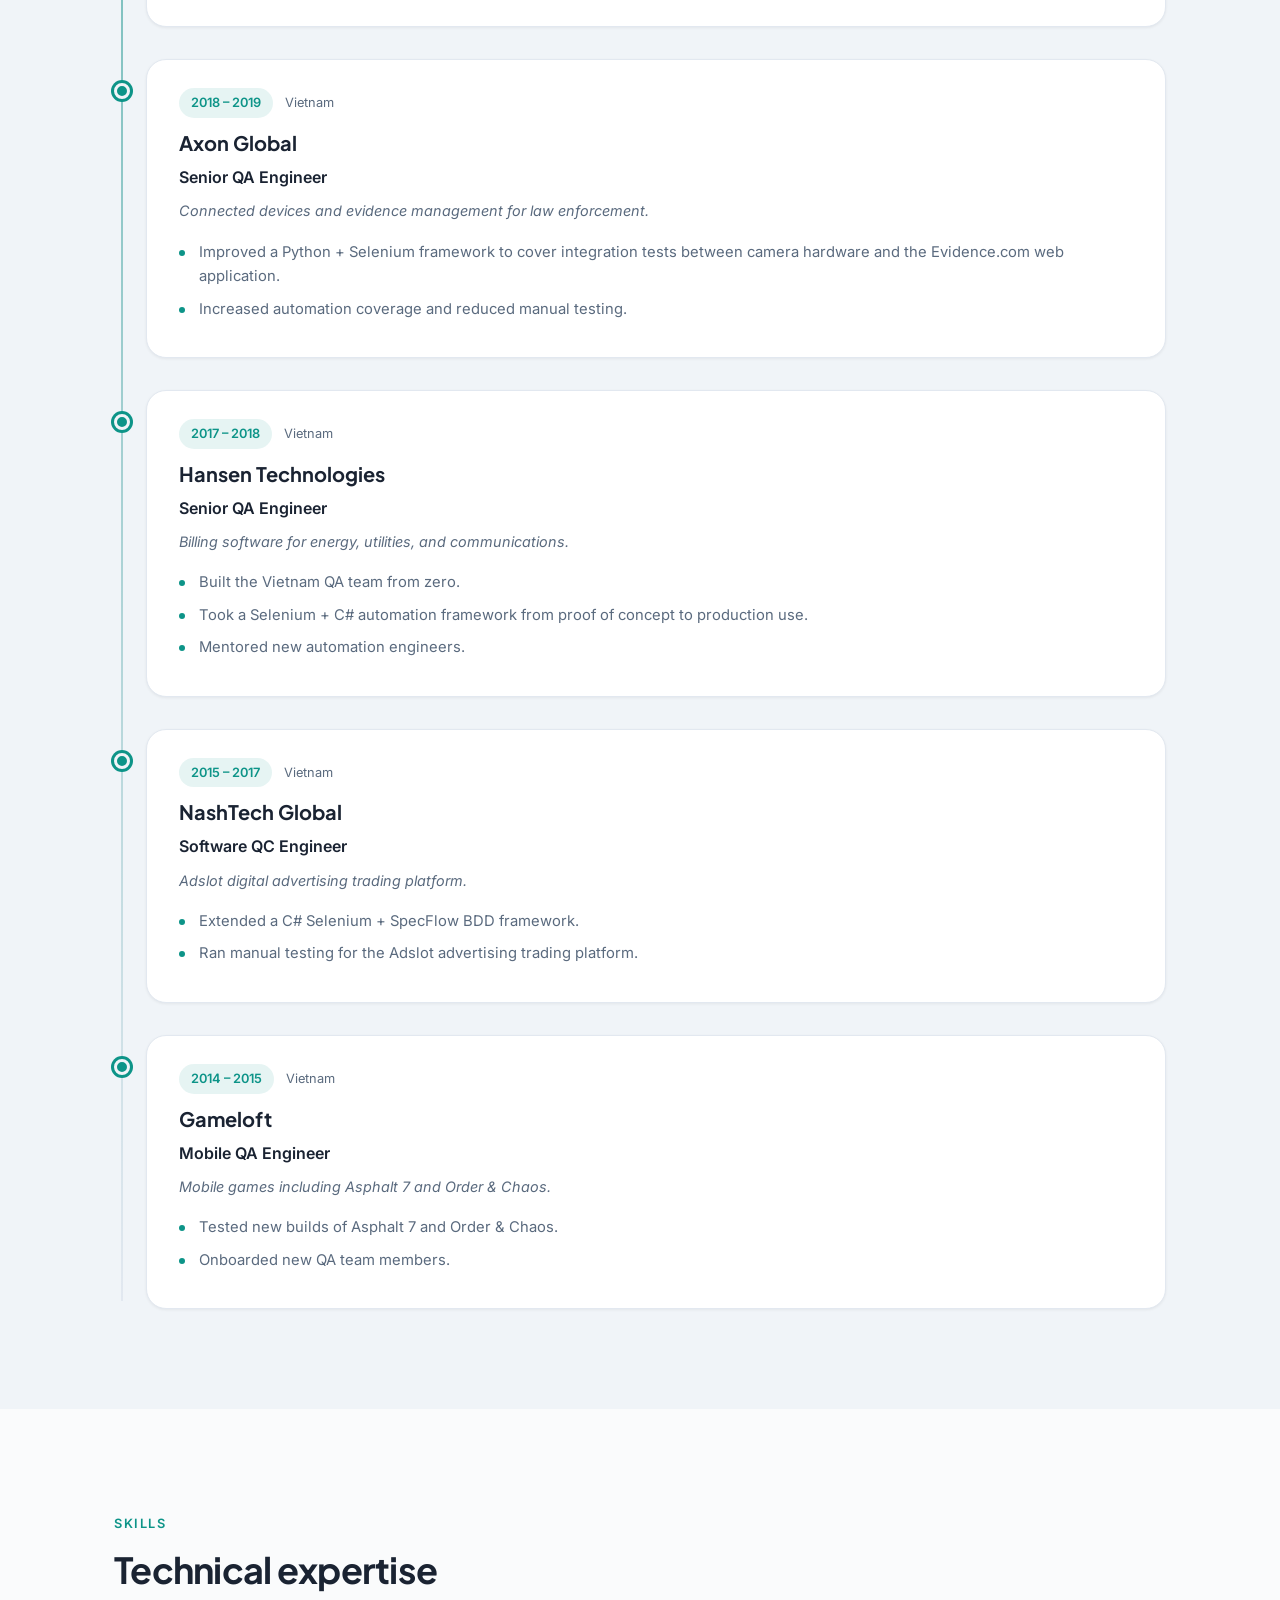
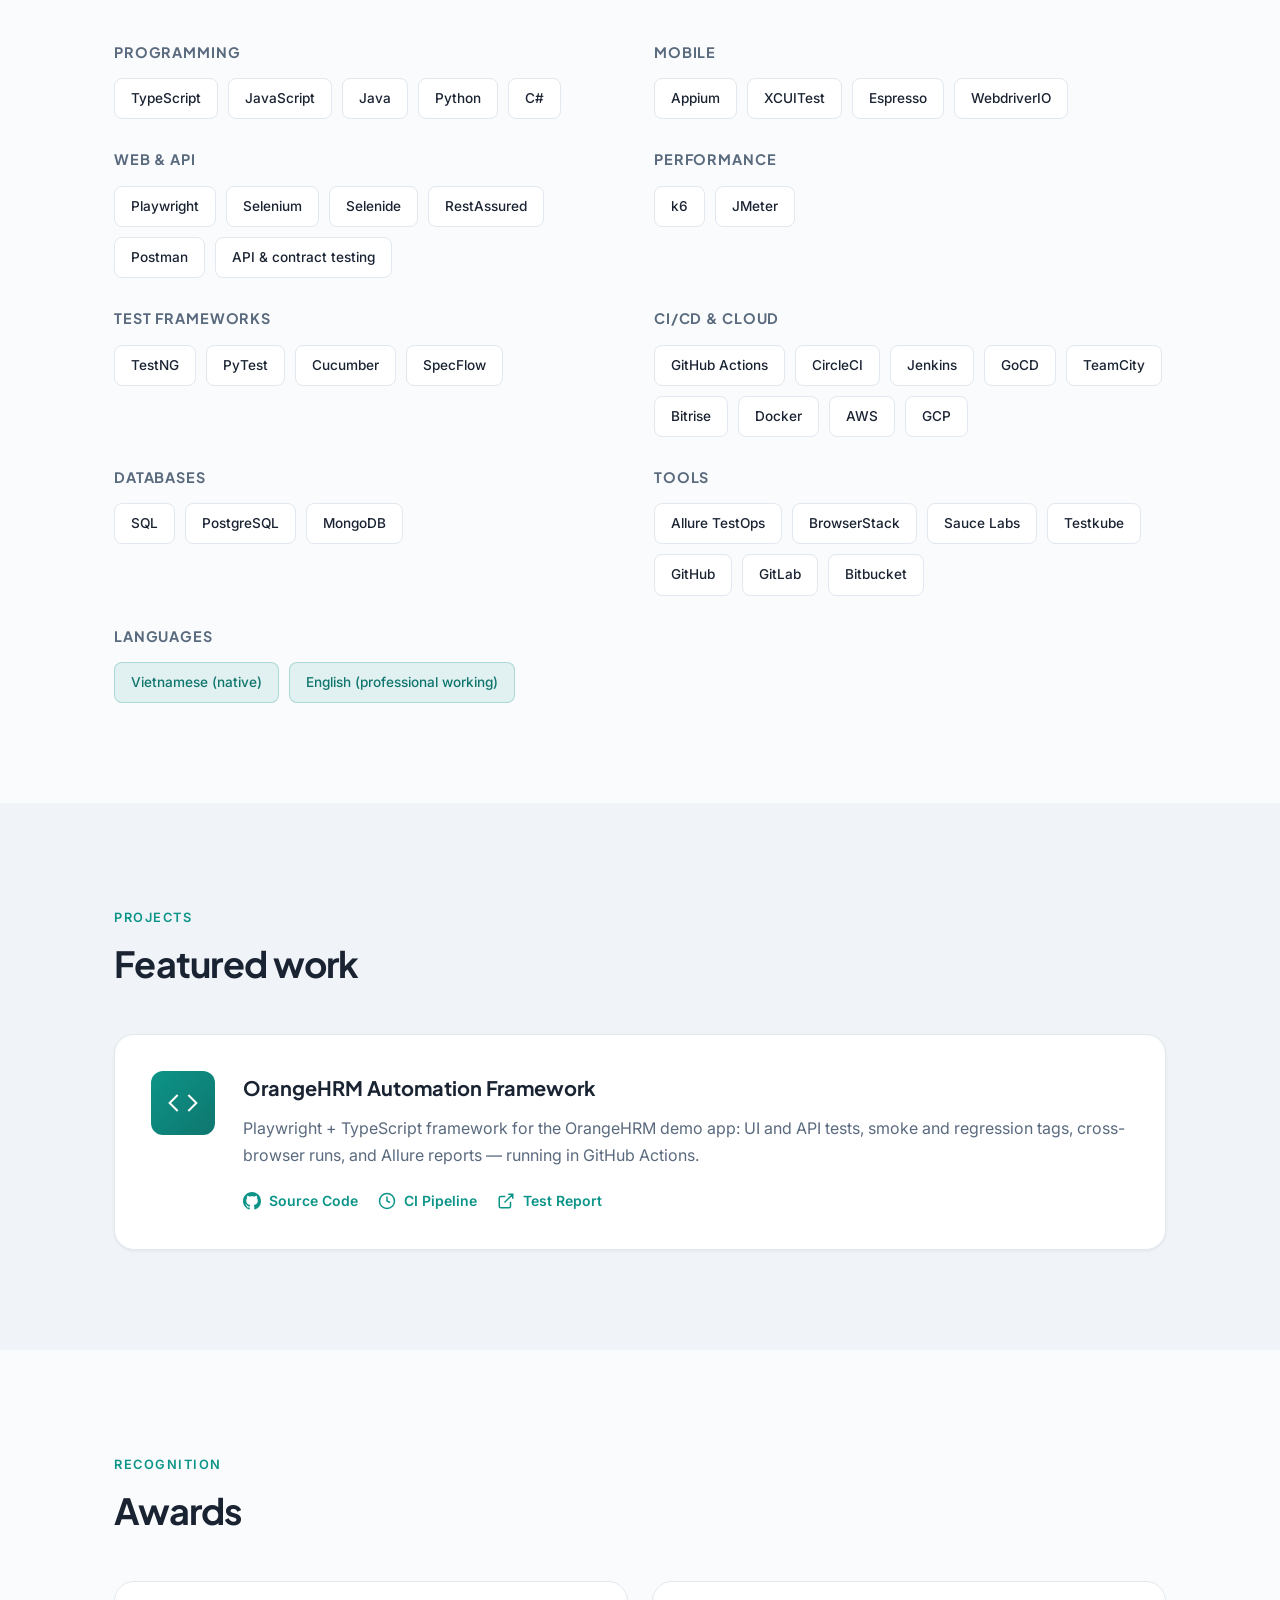
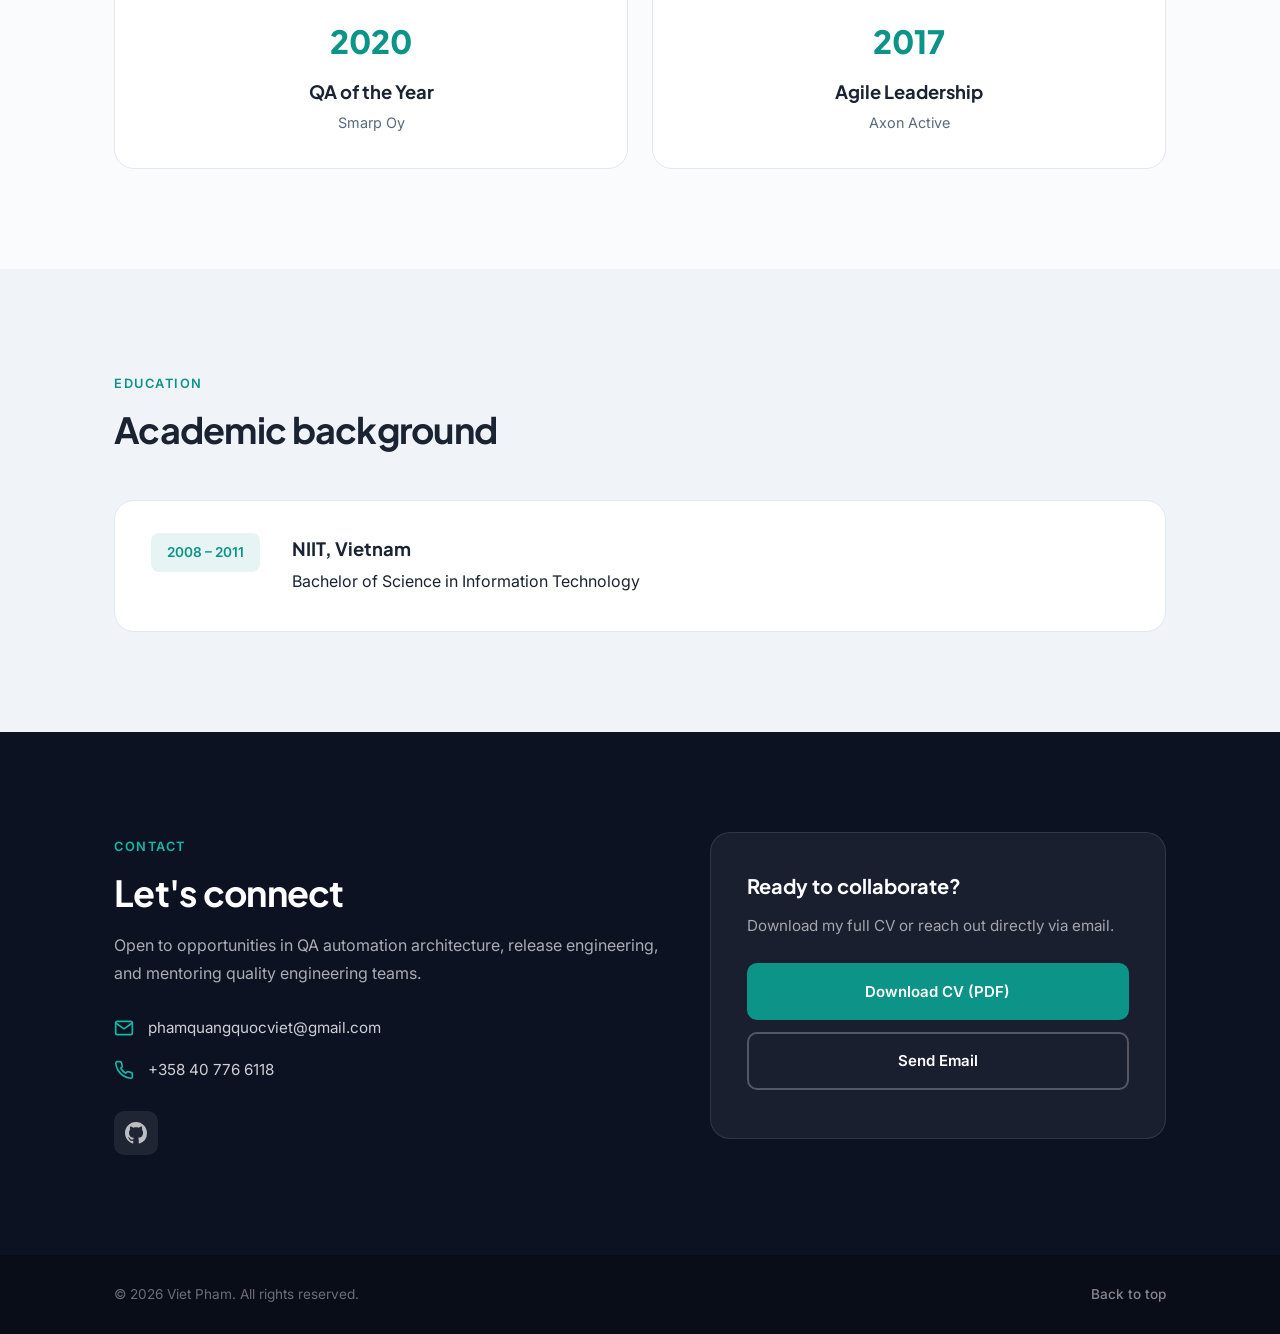
<file: phone_app.html>
<!DOCTYPE html>
<html lang="en">
<head>
    <meta charset="utf-8">
    <meta http-equiv="refresh" content="0; url=/">
    <title>Redirecting…</title>
    <script>window.location.replace('/');</script>
</head>
<body><p>Redirecting…</p></body>
</html>
</file>
<file: css/style.css>
/* Viet Pham — Professional Portfolio */

:root {
    --color-bg: #fafbfc;
    --color-bg-alt: #f0f4f8;
    --color-surface: #ffffff;
    --color-text: #1a2332;
    --color-text-muted: #5a6a7e;
    --color-accent: #0d9488;
    --color-accent-light: #14b8a6;
    --color-accent-dark: #0f766e;
    --color-hero-bg: #0c1222;
    --color-hero-gradient: linear-gradient(135deg, #0c1222 0%, #1a2a4a 50%, #0d3d56 100%);
    --color-border: #e2e8f0;
    --font-body: 'Inter', -apple-system, BlinkMacSystemFont, sans-serif;
    --font-display: 'Plus Jakarta Sans', 'Inter', sans-serif;
    --shadow-sm: 0 1px 3px rgba(0, 0, 0, 0.06);
    --shadow-md: 0 4px 20px rgba(0, 0, 0, 0.08);
    --shadow-lg: 0 12px 40px rgba(0, 0, 0, 0.12);
    --radius: 12px;
    --radius-lg: 20px;
    --nav-height: 72px;
    --transition: 0.25s cubic-bezier(0.4, 0, 0.2, 1);
}

*, *::before, *::after {
    box-sizing: border-box;
    margin: 0;
    padding: 0;
}

html {
    scroll-behavior: smooth;
    scroll-padding-top: var(--nav-height);
}

body {
    font-family: var(--font-body);
    font-size: 16px;
    line-height: 1.7;
    color: var(--color-text);
    background: var(--color-bg);
    -webkit-font-smoothing: antialiased;
}

img { max-width: 100%; display: block; }
a { color: inherit; text-decoration: none; }
ul { list-style: none; }

.container {
    width: 100%;
    max-width: 1100px;
    margin: 0 auto;
    padding: 0 24px;
}

/* Navigation */
.nav {
    position: fixed;
    top: 0;
    left: 0;
    right: 0;
    z-index: 100;
    height: var(--nav-height);
    background: rgba(12, 18, 34, 0.85);
    backdrop-filter: blur(16px);
    -webkit-backdrop-filter: blur(16px);
    border-bottom: 1px solid rgba(255, 255, 255, 0.06);
    transition: background var(--transition), box-shadow var(--transition);
}

.nav--scrolled {
    background: rgba(12, 18, 34, 0.97);
    box-shadow: var(--shadow-md);
}

.nav__inner {
    display: flex;
    align-items: center;
    justify-content: space-between;
    height: 100%;
}

.nav__brand {
    font-family: var(--font-display);
    font-weight: 700;
    font-size: 1.15rem;
    color: #fff;
    letter-spacing: -0.02em;
}

.nav__links {
    display: flex;
    align-items: center;
    gap: 8px;
}

.nav__links a {
    color: rgba(255, 255, 255, 0.75);
    font-size: 0.875rem;
    font-weight: 500;
    padding: 8px 14px;
    border-radius: 8px;
    transition: color var(--transition), background var(--transition);
}

.nav__links a:hover {
    color: #fff;
    background: rgba(255, 255, 255, 0.08);
}

.nav__cta {
    background: var(--color-accent) !important;
    color: #fff !important;
}

.nav__cta:hover {
    background: var(--color-accent-light) !important;
}

.nav__toggle {
    display: none;
    flex-direction: column;
    gap: 5px;
    background: none;
    border: none;
    cursor: pointer;
    padding: 8px;
}

.nav__toggle span {
    display: block;
    width: 24px;
    height: 2px;
    background: #fff;
    border-radius: 2px;
    transition: transform var(--transition), opacity var(--transition);
}

.nav__toggle.active span:nth-child(1) { transform: translateY(7px) rotate(45deg); }
.nav__toggle.active span:nth-child(2) { opacity: 0; }
.nav__toggle.active span:nth-child(3) { transform: translateY(-7px) rotate(-45deg); }

/* Hero */
.hero {
    position: relative;
    min-height: 100vh;
    display: flex;
    align-items: center;
    justify-content: center;
    background: var(--color-hero-gradient);
    color: #fff;
    overflow: hidden;
    padding: calc(var(--nav-height) + 48px) 0 80px;
}

.hero__bg {
    position: absolute;
    inset: 0;
    background:
        radial-gradient(ellipse 80% 60% at 20% 80%, rgba(13, 148, 136, 0.25) 0%, transparent 60%),
        radial-gradient(ellipse 60% 50% at 80% 20%, rgba(59, 130, 246, 0.15) 0%, transparent 50%);
    pointer-events: none;
}

.hero__content {
    position: relative;
    text-align: center;
    max-width: 780px;
}

.hero__eyebrow {
    font-size: 0.875rem;
    font-weight: 500;
    letter-spacing: 0.12em;
    text-transform: uppercase;
    color: var(--color-accent-light);
    margin-bottom: 20px;
}

.hero__title {
    font-family: var(--font-display);
    font-size: clamp(2.25rem, 6vw, 3.5rem);
    font-weight: 800;
    line-height: 1.15;
    letter-spacing: -0.03em;
    margin-bottom: 12px;
}

.hero__subtitle {
    font-family: var(--font-display);
    font-size: clamp(1.25rem, 3vw, 1.75rem);
    font-weight: 600;
    color: rgba(255, 255, 255, 0.85);
    margin-bottom: 24px;
}

.hero__tagline {
    font-size: 1.05rem;
    line-height: 1.75;
    color: rgba(255, 255, 255, 0.65);
    max-width: 620px;
    margin: 0 auto 36px;
}

.hero__actions {
    display: flex;
    gap: 16px;
    justify-content: center;
    flex-wrap: wrap;
    margin-bottom: 56px;
}

.hero__stats {
    display: flex;
    gap: 48px;
    justify-content: center;
    flex-wrap: wrap;
}

.stat {
    text-align: center;
}

.stat__value {
    display: block;
    font-family: var(--font-display);
    font-size: 2.25rem;
    font-weight: 800;
    color: var(--color-accent-light);
    line-height: 1;
    margin-bottom: 6px;
}

.stat__label {
    font-size: 0.8rem;
    font-weight: 500;
    text-transform: uppercase;
    letter-spacing: 0.08em;
    color: rgba(255, 255, 255, 0.5);
}

.hero__scroll {
    position: absolute;
    bottom: 32px;
    left: 50%;
    transform: translateX(-50%);
    color: rgba(255, 255, 255, 0.4);
    animation: bounce 2s infinite;
}

@keyframes bounce {
    0%, 100% { transform: translateX(-50%) translateY(0); }
    50% { transform: translateX(-50%) translateY(8px); }
}

/* Buttons */
.btn {
    display: inline-flex;
    align-items: center;
    justify-content: center;
    gap: 8px;
    padding: 14px 28px;
    font-family: var(--font-body);
    font-size: 0.9375rem;
    font-weight: 600;
    border-radius: 10px;
    border: 2px solid transparent;
    cursor: pointer;
    transition: all var(--transition);
}

.btn--primary {
    background: var(--color-accent);
    color: #fff;
    border-color: var(--color-accent);
}

.btn--primary:hover {
    background: var(--color-accent-light);
    border-color: var(--color-accent-light);
    transform: translateY(-2px);
    box-shadow: 0 8px 24px rgba(13, 148, 136, 0.35);
}

.btn--outline {
    background: transparent;
    color: #fff;
    border-color: rgba(255, 255, 255, 0.3);
}

.btn--outline:hover {
    border-color: #fff;
    background: rgba(255, 255, 255, 0.08);
}

.btn--block {
    width: 100%;
    margin-bottom: 12px;
}

/* Sections */
.section {
    padding: 100px 0;
}

.section--alt {
    background: var(--color-bg-alt);
}

.section--contact {
    background: var(--color-hero-bg);
    color: #fff;
}

.section__header {
    margin-bottom: 48px;
}

.section__label {
    display: inline-block;
    font-size: 0.8rem;
    font-weight: 600;
    text-transform: uppercase;
    letter-spacing: 0.12em;
    color: var(--color-accent);
    margin-bottom: 12px;
}

.section--contact .section__label {
    color: var(--color-accent-light);
}

.section__title {
    font-family: var(--font-display);
    font-size: clamp(1.75rem, 4vw, 2.25rem);
    font-weight: 700;
    letter-spacing: -0.02em;
    line-height: 1.25;
}

.section--contact .section__title {
    color: #fff;
}

/* About */
.about__grid {
    display: grid;
    grid-template-columns: 1fr 1fr;
    gap: 32px;
}

.about__text {
    font-size: 1.05rem;
    color: var(--color-text-muted);
    line-height: 1.8;
}

/* Timeline */
.timeline {
    position: relative;
    padding-left: 32px;
}

.timeline::before {
    content: '';
    position: absolute;
    left: 7px;
    top: 8px;
    bottom: 8px;
    width: 2px;
    background: linear-gradient(to bottom, var(--color-accent), var(--color-border));
}

.timeline__item {
    position: relative;
    margin-bottom: 32px;
}

.timeline__item:last-child {
    margin-bottom: 0;
}

.timeline__marker {
    position: absolute;
    left: -32px;
    top: 24px;
    width: 16px;
    height: 16px;
    border-radius: 50%;
    background: var(--color-accent);
    border: 3px solid var(--color-bg-alt);
    box-shadow: 0 0 0 3px var(--color-accent);
    z-index: 1;
}

.timeline__card {
    background: var(--color-surface);
    border-radius: var(--radius-lg);
    padding: 28px 32px;
    box-shadow: var(--shadow-sm);
    border: 1px solid var(--color-border);
    transition: box-shadow var(--transition), transform var(--transition);
}

.timeline__card:hover {
    box-shadow: var(--shadow-md);
    transform: translateY(-2px);
}

.timeline__meta {
    display: flex;
    gap: 12px;
    align-items: center;
    margin-bottom: 8px;
    flex-wrap: wrap;
}

.timeline__date {
    font-size: 0.8rem;
    font-weight: 600;
    color: var(--color-accent);
    background: rgba(13, 148, 136, 0.1);
    padding: 4px 12px;
    border-radius: 20px;
}

.timeline__location {
    font-size: 0.8rem;
    color: var(--color-text-muted);
}

.timeline__badge {
    font-size: 0.75rem;
    font-weight: 600;
    color: #fff;
    background: var(--color-accent);
    padding: 4px 10px;
    border-radius: 20px;
}

.timeline__company {
    font-family: var(--font-display);
    font-size: 1.25rem;
    font-weight: 700;
    margin-bottom: 4px;
}

.timeline__role {
    font-weight: 600;
    color: var(--color-text);
    margin-bottom: 8px;
}

.timeline__desc {
    font-size: 0.9rem;
    color: var(--color-text-muted);
    margin-bottom: 16px;
    font-style: italic;
}

.timeline__bullets {
    list-style: none;
}

.timeline__bullets li {
    position: relative;
    padding-left: 20px;
    margin-bottom: 8px;
    font-size: 0.925rem;
    color: var(--color-text-muted);
    line-height: 1.65;
}

.timeline__bullets li::before {
    content: '';
    position: absolute;
    left: 0;
    top: 10px;
    width: 6px;
    height: 6px;
    border-radius: 50%;
    background: var(--color-accent);
}

.timeline__bullets li strong {
    color: var(--color-accent-dark);
}

/* Skills */
.skills__grid {
    display: grid;
    grid-template-columns: repeat(2, 1fr);
    gap: 28px;
}

.skills__group--wide {
    grid-column: 1 / -1;
}

.skills__heading {
    font-family: var(--font-display);
    font-size: 0.9rem;
    font-weight: 700;
    text-transform: uppercase;
    letter-spacing: 0.06em;
    color: var(--color-text-muted);
    margin-bottom: 14px;
}

.skills__tags {
    display: flex;
    flex-wrap: wrap;
    gap: 10px;
}

.tag {
    display: inline-block;
    padding: 8px 16px;
    font-size: 0.85rem;
    font-weight: 500;
    background: var(--color-surface);
    border: 1px solid var(--color-border);
    border-radius: 8px;
    color: var(--color-text);
    transition: all var(--transition);
}

.tag:hover {
    border-color: var(--color-accent);
    color: var(--color-accent-dark);
    background: rgba(13, 148, 136, 0.06);
}

.tag--accent {
    background: rgba(13, 148, 136, 0.1);
    border-color: rgba(13, 148, 136, 0.25);
    color: var(--color-accent-dark);
}

/* Project card */
.project-card {
    display: flex;
    gap: 28px;
    background: var(--color-surface);
    border-radius: var(--radius-lg);
    padding: 36px;
    border: 1px solid var(--color-border);
    box-shadow: var(--shadow-sm);
    transition: box-shadow var(--transition), transform var(--transition);
}

.project-card:hover {
    box-shadow: var(--shadow-lg);
    transform: translateY(-4px);
}

.project-card__icon {
    flex-shrink: 0;
    width: 64px;
    height: 64px;
    display: flex;
    align-items: center;
    justify-content: center;
    background: linear-gradient(135deg, var(--color-accent), var(--color-accent-dark));
    border-radius: var(--radius);
    color: #fff;
}

.project-card__title {
    font-family: var(--font-display);
    font-size: 1.25rem;
    font-weight: 700;
    margin-bottom: 10px;
}

.project-card__desc {
    color: var(--color-text-muted);
    margin-bottom: 20px;
    line-height: 1.7;
}

.project-card__links {
    display: flex;
    gap: 20px;
    flex-wrap: wrap;
}

.project-card__link {
    display: inline-flex;
    align-items: center;
    gap: 8px;
    font-size: 0.875rem;
    font-weight: 600;
    color: var(--color-accent);
    transition: color var(--transition);
}

.project-card__link:hover {
    color: var(--color-accent-dark);
}

/* Awards */
.awards__grid {
    display: grid;
    grid-template-columns: repeat(2, 1fr);
    gap: 24px;
}

.award-card {
    background: var(--color-surface);
    border-radius: var(--radius-lg);
    padding: 32px;
    border: 1px solid var(--color-border);
    text-align: center;
    transition: transform var(--transition), box-shadow var(--transition);
}

.award-card:hover {
    transform: translateY(-4px);
    box-shadow: var(--shadow-md);
}

.award-card__year {
    font-family: var(--font-display);
    font-size: 2rem;
    font-weight: 800;
    color: var(--color-accent);
    margin-bottom: 8px;
}

.award-card__title {
    font-family: var(--font-display);
    font-size: 1.15rem;
    font-weight: 700;
    margin-bottom: 4px;
}

.award-card__org {
    font-size: 0.9rem;
    color: var(--color-text-muted);
}

/* Education */
.education-card {
    display: flex;
    gap: 32px;
    align-items: flex-start;
    background: var(--color-surface);
    border-radius: var(--radius-lg);
    padding: 32px 36px;
    border: 1px solid var(--color-border);
}

.education-card__date {
    flex-shrink: 0;
    font-size: 0.85rem;
    font-weight: 600;
    color: var(--color-accent);
    background: rgba(13, 148, 136, 0.1);
    padding: 8px 16px;
    border-radius: 8px;
}

.education-card__school {
    font-family: var(--font-display);
    font-size: 1.15rem;
    font-weight: 700;
    margin-bottom: 4px;
}

.education-card__degree {
    color: var(--color-text);
    margin-bottom: 4px;
}

.education-card__gpa {
    font-size: 0.9rem;
    color: var(--color-text-muted);
}

/* Contact */
.contact__grid {
    display: grid;
    grid-template-columns: 1.2fr 1fr;
    gap: 48px;
    align-items: start;
}

.contact__text {
    color: rgba(255, 255, 255, 0.65);
    margin: 16px 0 28px;
    line-height: 1.75;
}

.contact__details li {
    display: flex;
    align-items: center;
    gap: 14px;
    margin-bottom: 16px;
    color: rgba(255, 255, 255, 0.8);
    font-size: 0.95rem;
}

.contact__details svg {
    flex-shrink: 0;
    color: var(--color-accent-light);
}

.contact__details a:hover {
    color: var(--color-accent-light);
}

.contact__social {
    display: flex;
    gap: 16px;
    margin-top: 28px;
}

.contact__social a {
    display: flex;
    align-items: center;
    justify-content: center;
    width: 44px;
    height: 44px;
    border-radius: 10px;
    background: rgba(255, 255, 255, 0.08);
    color: rgba(255, 255, 255, 0.7);
    transition: all var(--transition);
}

.contact__social a:hover {
    background: var(--color-accent);
    color: #fff;
    transform: translateY(-2px);
}

.contact__cta-card {
    background: rgba(255, 255, 255, 0.06);
    border: 1px solid rgba(255, 255, 255, 0.1);
    border-radius: var(--radius-lg);
    padding: 36px;
}

.contact__cta-card h3 {
    font-family: var(--font-display);
    font-size: 1.25rem;
    font-weight: 700;
    margin-bottom: 10px;
}

.contact__cta-card p {
    color: rgba(255, 255, 255, 0.6);
    margin-bottom: 24px;
    font-size: 0.95rem;
}

.contact__cta-card .btn--outline {
    color: #fff;
    border-color: rgba(255, 255, 255, 0.25);
}

.contact__cta-card .btn--outline:hover {
    background: rgba(255, 255, 255, 0.1);
    border-color: rgba(255, 255, 255, 0.5);
}

/* Footer */
.footer {
    background: #080d18;
    color: rgba(255, 255, 255, 0.4);
    padding: 28px 0;
    font-size: 0.85rem;
}

.footer__inner {
    display: flex;
    justify-content: space-between;
    align-items: center;
}

.footer__top {
    color: rgba(255, 255, 255, 0.5);
    font-weight: 500;
    transition: color var(--transition);
}

.footer__top:hover {
    color: var(--color-accent-light);
}

/* Scroll reveal */
.reveal {
    opacity: 0;
    transform: translateY(24px);
    transition: opacity 0.6s ease, transform 0.6s ease;
}

.reveal.visible {
    opacity: 1;
    transform: translateY(0);
}

/* Responsive */
@media (max-width: 768px) {
    .nav__toggle {
        display: flex;
    }

    .nav__links {
        position: fixed;
        top: var(--nav-height);
        left: 0;
        right: 0;
        background: rgba(12, 18, 34, 0.98);
        flex-direction: column;
        padding: 16px 24px 24px;
        gap: 4px;
        transform: translateY(-120%);
        opacity: 0;
        transition: transform var(--transition), opacity var(--transition);
        border-bottom: 1px solid rgba(255, 255, 255, 0.06);
    }

    .nav__links.open {
        transform: translateY(0);
        opacity: 1;
    }

    .nav__links a {
        width: 100%;
        padding: 12px 16px;
    }

    .about__grid {
        grid-template-columns: 1fr;
    }

    .skills__grid {
        grid-template-columns: 1fr;
    }

    .awards__grid {
        grid-template-columns: 1fr;
    }

    .contact__grid {
        grid-template-columns: 1fr;
    }

    .project-card {
        flex-direction: column;
    }

    .education-card {
        flex-direction: column;
        gap: 16px;
    }

    .hero__stats {
        gap: 32px;
    }

    .section {
        padding: 72px 0;
    }

    .timeline__card {
        padding: 20px 24px;
    }
}

@media (max-width: 480px) {
    .hero__actions {
        flex-direction: column;
        align-items: stretch;
    }

    .btn {
        width: 100%;
    }
}
</file>
